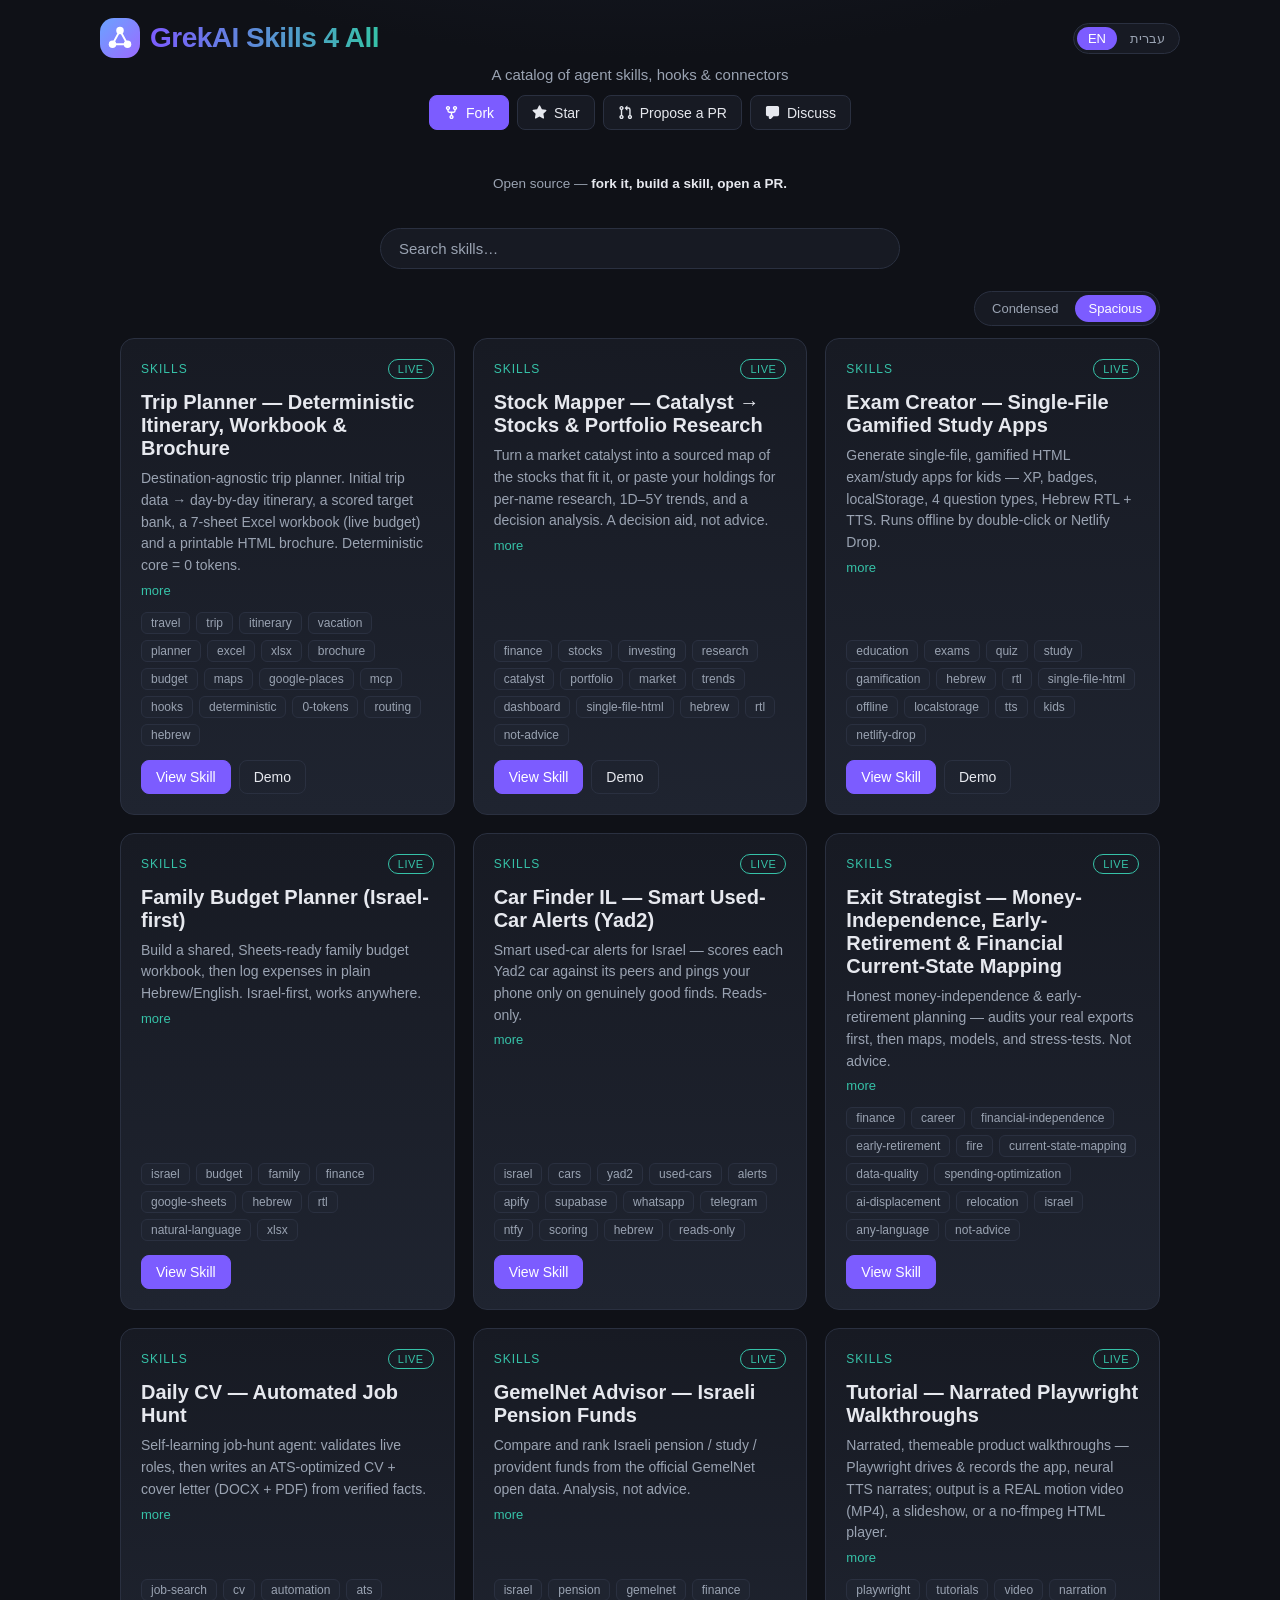
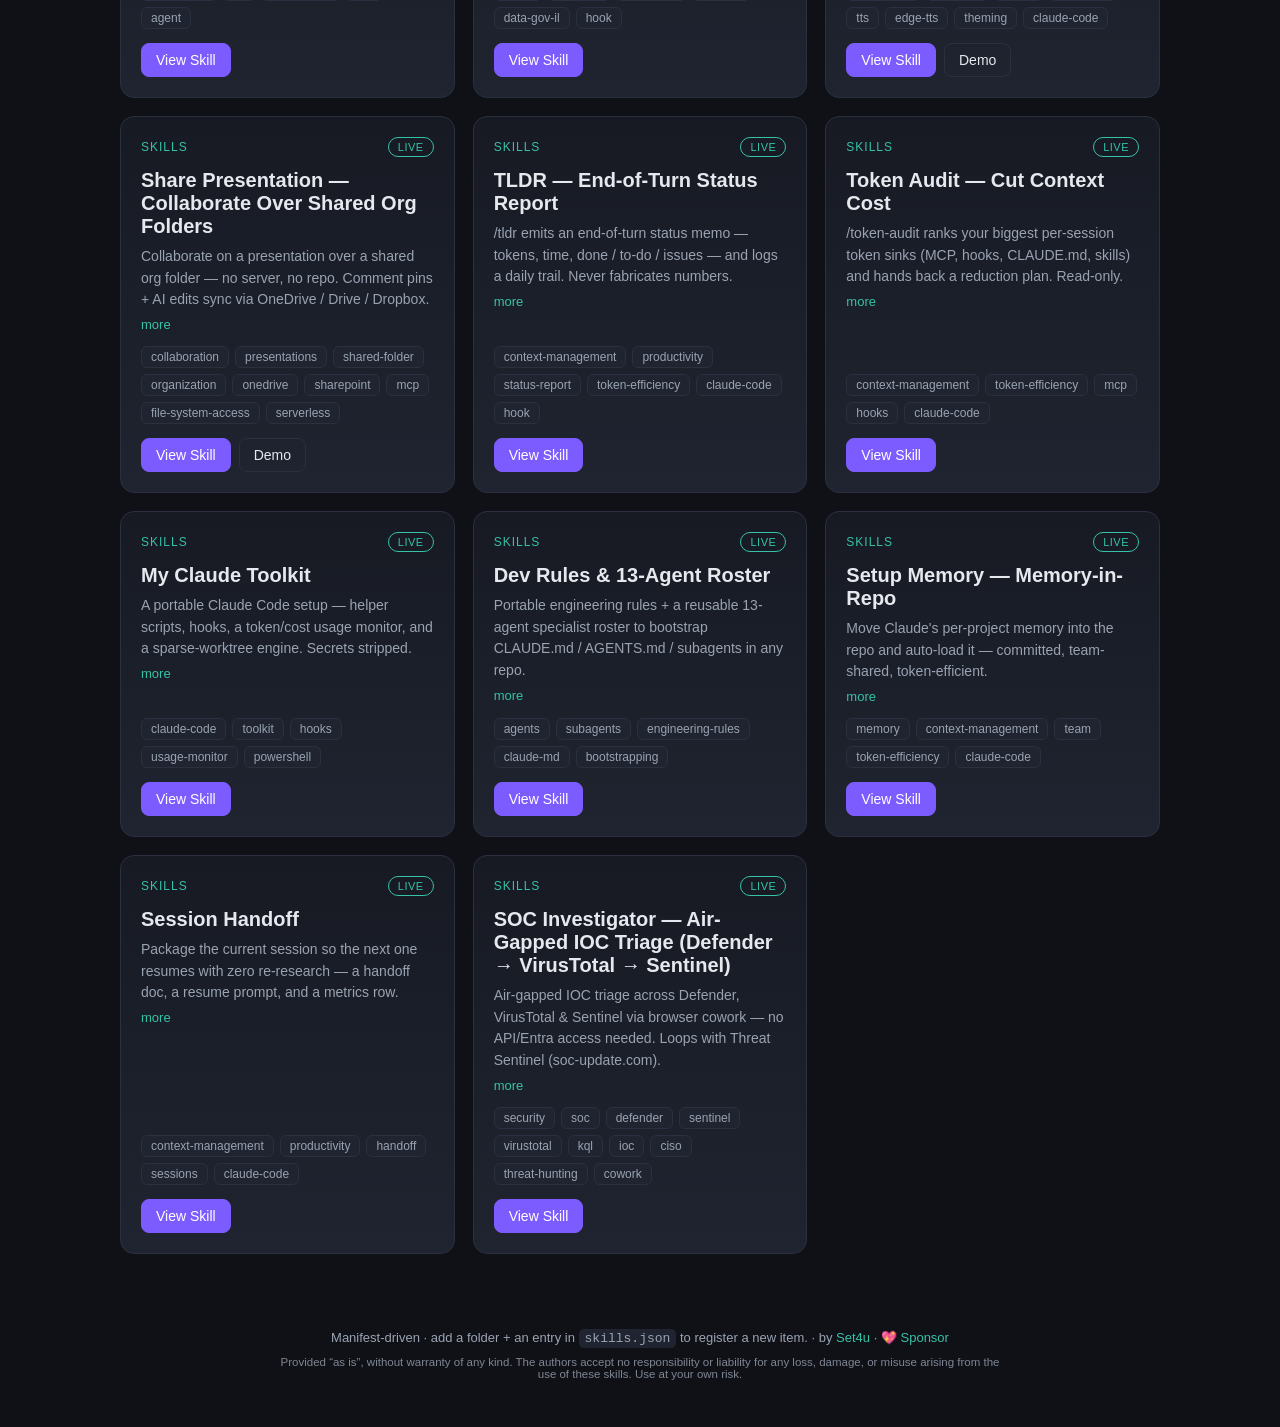
<file: index.html>
<!DOCTYPE html>
<html lang="en">
<head>
  <meta charset="UTF-8" />
  <meta name="viewport" content="width=device-width, initial-scale=1.0" />
  <title>GrekAI Skills 4 All</title>
  <meta name="description" content="A catalog of agent skills, hooks & connectors." />
  <link rel="icon" href="./logo.svg" type="image/svg+xml" />
  <link rel="stylesheet" href="./assets/style.css" />
  <script>
    // Set direction before paint to avoid an RTL flash.
    (function () {
      try {
        var l = localStorage.getItem("lang") === "he" ? "he" : "en";
        document.documentElement.lang = l;
        document.documentElement.dir = l === "he" ? "rtl" : "ltr";
      } catch (e) {}
    })();
  </script>
  <script src="./assets/i18n.js"></script>
</head>
<body>
  <header class="hero">
    <div class="hero__bar">
      <div class="hero__brand">
        <img class="hero-logo" src="./logo.svg" alt="" width="40" height="40" />
        <h1 id="site-title" class="hero__wordmark">GrekAI Skills 4 All</h1>
      </div>
      <div id="lang-switch" class="langswitch" aria-label="Language"></div>
    </div>
    <p id="site-tagline" class="tagline">A catalog of agent skills, hooks &amp; connectors</p>
    <div id="community" class="community community--hero"></div>
    <div class="sponsor"><iframe src="https://github.com/sponsors/Kaidanov/button" title="Sponsor Kaidanov" height="32" width="114" style="border:0;border-radius:6px;"></iframe></div>
    <p class="contribute" data-i18n-html="contributeHtml">
      Open source — <strong>fork it, build a skill, open a PR.</strong>
    </p>
    <nav id="filters" class="filters" aria-label="Categories"></nav>
  </header>

  <main>
    <div class="searchbar">
      <input id="search" type="search" class="search__input" autocomplete="off" spellcheck="false" />
      <button id="search-clear" class="search__clear" type="button" hidden>&times;</button>
    </div>
    <div class="catalog-controls">
      <div id="layout-toggle" class="segmented" role="group" aria-label="Layout"></div>
    </div>
    <section id="catalog" class="catalog" aria-live="polite"></section>
    <p id="empty" class="empty" hidden data-i18n="emptyCat">No items in this category yet.</p>
  </main>

  <footer class="footer">
    <span data-i18n-html="footerCatalogHtml">Manifest-driven &middot; add a folder + an entry in <code>skills.json</code> to register a new item. &middot; by <a href="https://set4u.biz" target="_blank" rel="noopener">Set4u</a> &middot; <a href="https://github.com/sponsors/Kaidanov" target="_blank" rel="noopener">💖 Sponsor</a></span>
  </footer>

  <script>
    const state = { items: [], categories: [], active: "all", query: "", layout: getLayout() };

    // Layout: "spacious" (full cards) or "condensed" (name + one line).
    // No stored preference → desktop defaults to spacious, mobile to condensed.
    function getLayout() {
      try { const l = localStorage.getItem("layout"); if (l === "condensed" || l === "spacious") return l; } catch (e) {}
      try { if (window.matchMedia && window.matchMedia("(min-width: 768px)").matches) return "spacious"; } catch (e) {}
      return "condensed";
    }

    // The short display name — the part before the "—" / "–" / " - " separator,
    // with any trailing "(…)" stripped. "Trip Planner — Deterministic…" → "Trip Planner".
    function shortTitle(t) {
      return String(t).split(/\s[—–-]\s/)[0].replace(/\s*\(.*?\)\s*$/, "").trim();
    }

    // Free-text match across id, title, summary, description and tags — both
    // languages — so search works regardless of the active UI language. All
    // whitespace-separated tokens must match (AND).
    function matches(item, q) {
      if (!q) return true;
      const hay = [
        item.id, item.title, item.title_he, item.summary, item.summary_he,
        item.description, item.description_he, (item.tags || []).join(" ")
      ].filter(Boolean).join(" ").toLowerCase();
      return q.toLowerCase().split(/\s+/).filter(Boolean).every(tok => hay.includes(tok));
    }

    function esc(s) {
      return String(s).replace(/[&<>"']/g, (c) =>
        ({ "&": "&amp;", "<": "&lt;", ">": "&gt;", '"': "&quot;", "'": "&#39;" }[c]));
    }

    // GitHub octicons (16x16) for the contribute actions.
    const ICONS = {
      star: "M8 .25a.75.75 0 0 1 .673.418l1.882 3.815 4.21.612a.75.75 0 0 1 .416 1.279l-3.046 2.97.719 4.192a.751.751 0 0 1-1.088.791L8 12.347l-3.766 1.98a.75.75 0 0 1-1.088-.79l.72-4.194L.818 6.374a.75.75 0 0 1 .416-1.28l4.21-.611L7.327.668A.75.75 0 0 1 8 .25Z",
      fork: "M5 5.372v.878c0 .414.336.75.75.75h4.5a.75.75 0 0 0 .75-.75v-.878a2.25 2.25 0 1 1 1.5 0v.878a2.25 2.25 0 0 1-2.25 2.25h-1.5v2.128a2.251 2.251 0 1 1-1.5 0V8.5h-1.5A2.25 2.25 0 0 1 3.5 6.25v-.878a2.25 2.25 0 1 1 1.5 0ZM5 3.25a.75.75 0 1 0-1.5 0 .75.75 0 0 0 1.5 0Zm6.75.75a.75.75 0 1 0 0-1.5.75.75 0 0 0 0 1.5Zm-3 8.75a.75.75 0 1 0-1.5 0 .75.75 0 0 0 1.5 0Z",
      pr: "M1.5 3.25a2.25 2.25 0 1 1 3 2.122v5.256a2.251 2.251 0 1 1-1.5 0V5.372A2.25 2.25 0 0 1 1.5 3.25Zm5.677-.177L9.573.677A.25.25 0 0 1 10 .854V2.5h1A2.5 2.5 0 0 1 13.5 5v5.628a2.251 2.251 0 1 1-1.5 0V5a1 1 0 0 0-1-1h-1v1.646a.25.25 0 0 1-.427.177L7.177 3.427a.25.25 0 0 1 0-.354ZM3.75 2.5a.75.75 0 1 0 0 1.5.75.75 0 0 0 0-1.5Zm0 9.5a.75.75 0 1 0 0 1.5.75.75 0 0 0 0-1.5Zm8.25.75a.75.75 0 1 0 1.5 0 .75.75 0 0 0-1.5 0Z",
      comment: "M1 2.75C1 1.784 1.784 1 2.75 1h10.5c.966 0 1.75.784 1.75 1.75v7.5A1.75 1.75 0 0 1 13.25 12H9.06l-2.573 2.573a1.458 1.458 0 0 1-2.487-1.03V12H2.75A1.75 1.75 0 0 1 1 10.25Z"
    };
    function ghbtn(href, label, icon, accent) {
      const svg = '<svg viewBox="0 0 16 16" aria-hidden="true"><path d="' + ICONS[icon] + '"/></svg>';
      return '<a class="ghbtn' + (accent ? " ghbtn--accent" : "") + '" href="' + esc(href) +
        '" target="_blank" rel="noopener">' + svg + '<span class="ghbtn__label">' + esc(label) + "</span></a>";
    }

    function renderCommunity(site) {
      const repo = (site && site.repo) || "https://github.com/Kaidanov/grekai-skills-4all";
      document.getElementById("community").innerHTML = [
        ghbtn(repo + "/fork", I18N.t("fork"), "fork", true),
        ghbtn(repo, I18N.t("star"), "star", false),
        ghbtn(repo + "/compare", I18N.t("proposePr"), "pr", false),
        ghbtn(repo + "/issues", I18N.t("discuss"), "comment", false)
      ].join("");
    }

    async function load() {
      const res = await fetch("./skills.json", { cache: "no-cache" });
      const data = await res.json();
      if (data.site) {
        document.getElementById("site-title").textContent = data.site.title || "Catalog";
        document.getElementById("site-tagline").textContent = I18N.loc(data.site, "tagline");
        document.title = data.site.title || document.title;
      }
      renderCommunity(data.site);
      state.categories = data.categories || [];
      state.items = data.items || [];
      renderFilters();
      renderLayoutToggle();
      render();
    }

    function renderLayoutToggle() {
      const el = document.getElementById("layout-toggle");
      if (!el) return;
      const opts = [["condensed", I18N.t("layoutCondensed")], ["spacious", I18N.t("layoutSpacious")]];
      el.innerHTML = opts.map(([k, label]) =>
        '<button type="button" class="seg' + (state.layout === k ? " seg--active" : "") +
        '" data-layout="' + k + '">' + esc(label) + "</button>").join("");
      el.querySelectorAll(".seg").forEach((b) => {
        b.addEventListener("click", () => {
          const l = b.getAttribute("data-layout");
          if (l === state.layout) return;
          state.layout = l;
          try { localStorage.setItem("layout", l); } catch (e) {}
          renderLayoutToggle();
          render();
        });
      });
    }

    function renderFilters() {
      const nav = document.getElementById("filters");
      nav.innerHTML = "";
      // With a single category the "All / Skills" chips are redundant — hide the
      // whole filter bar until a second category exists (it returns automatically).
      if (state.categories.length < 2) { nav.hidden = true; return; }
      nav.hidden = false;
      const cats = [{ id: "all", label: I18N.t("filterAll") }, ...state.categories];
      for (const c of cats) {
        const btn = document.createElement("button");
        btn.className = "chip" + (c.id === state.active ? " chip--active" : "");
        const label = c.id === "all" ? c.label : I18N.loc(c, "label");
        btn.textContent = label + (c.comingSoon ? " ·" + I18N.t("soonSuffix") : "");
        btn.onclick = () => { state.active = c.id; renderFilters(); render(); };
        nav.appendChild(btn);
      }
    }

    function render() {
      const catalog = document.getElementById("catalog");
      const empty = document.getElementById("empty");
      const inCat = state.active === "all"
        ? state.items
        : state.items.filter(i => i.category === state.active);
      const items = inCat.filter(i => matches(i, state.query));
      catalog.className = "catalog catalog--" + state.layout;
      catalog.innerHTML = "";
      empty.hidden = items.length !== 0;
      empty.textContent = state.query ? I18N.t("searchEmpty") : I18N.t("emptyCat");
      for (const item of items) {
        catalog.appendChild(card(item, state.layout));
      }
    }

    function setupSearch() {
      const search = document.getElementById("search");
      const clear = document.getElementById("search-clear");
      search.placeholder = I18N.t("searchPlaceholder");
      search.setAttribute("aria-label", I18N.t("searchPlaceholder"));
      clear.setAttribute("aria-label", I18N.t("clearSearch"));
      search.addEventListener("input", () => {
        state.query = search.value.trim();
        clear.hidden = !search.value;
        render();
      });
      clear.addEventListener("click", () => {
        search.value = "";
        state.query = "";
        clear.hidden = true;
        search.focus();
        render();
      });
    }

    function catLabel(id) {
      const c = state.categories.find((c) => c.id === id);
      return c ? I18N.loc(c, "label") : id;
    }

    function card(item, layout) {
      const el = document.createElement("article");
      el.className = "card";
      const detailHref = `./skill?id=${encodeURIComponent(item.id)}`;
      const title = I18N.loc(item, "title");
      // Catalog cards show a short summary; a "more/less" toggle reveals the full
      // description in place (works on desktop and mobile alike).
      const full = I18N.loc(item, "description");
      const short = I18N.loc(item, "summary") || full;
      const hasToggle = !!full && !!short && full !== short;
      const desc = short;
      // The whole card is a click target; inner links/buttons keep their own behavior.
      el.tabIndex = 0;
      el.setAttribute("role", "link");
      el.setAttribute("aria-label", title);
      const go = (ev) => {
        if (ev.target.closest("a, button")) return; // let real links handle themselves
        window.location.href = detailHref;
      };
      el.addEventListener("click", go);
      el.addEventListener("keydown", (ev) => {
        if (ev.key === "Enter" || ev.key === " ") { ev.preventDefault(); window.location.href = detailHref; }
      });

      // Condensed (default): just the short name + one sentence, fully clickable.
      // No tag chips / category / status badges — the whole card is the link.
      if (layout === "condensed") {
        el.classList.add("card--condensed");
        const dot = item.status === "live" ? '<span class="dot" title="live"></span>' : "";
        el.innerHTML = `
          <div class="card__row">
            <h2 class="card__title"><a class="card__titlelink" dir="auto" href="${detailHref}">${dot}${esc(shortTitle(title))}</a></h2>
            <span class="card__chev" aria-hidden="true">›</span>
          </div>
          <p class="card__desc" dir="auto">${esc(short)}</p>`;
        return el;
      }

      const tags = (item.tags || []).map(t => `<span class="tag">${t}</span>`).join("");
      // Primary CTA opens the skill's own page; demo (if any) is a secondary link.
      const links = [`<a class="btn" href="${detailHref}">${I18N.t("viewSkill")}</a>`];
      if (item.links && item.links.demo) {
        links.push(`<a class="btn btn--ghost" href="${item.links.demo}">${I18N.t("demo")}</a>`);
      }
      const status = item.status ? `<span class="status status--${item.status}">${I18N.status(item.status)}</span>` : "";
      const moreBtn = hasToggle
        ? `<button class="card__more" type="button" aria-expanded="false">${I18N.t("showMore")}</button>`
        : "";
      el.innerHTML = `
        <div class="card__top">
          <span class="card__cat">${catLabel(item.category)}</span>
          ${status}
        </div>
        <h2 class="card__title"><a class="card__titlelink" dir="auto" href="${detailHref}">${title}</a></h2>
        <div class="card__body">
          <p class="card__desc" dir="auto">${desc}</p>
          ${moreBtn}
        </div>
        <div class="tags">${tags}</div>
        <div class="card__links">${links.join("")}</div>`;

      if (hasToggle) {
        const descEl = el.querySelector(".card__desc");
        const btn = el.querySelector(".card__more");
        let expanded = false;
        btn.addEventListener("click", (ev) => {
          ev.stopPropagation();            // don't navigate the card
          expanded = !expanded;
          descEl.textContent = expanded ? full : short;
          btn.textContent = I18N.t(expanded ? "showLess" : "showMore");
          btn.setAttribute("aria-expanded", String(expanded));
        });
      }
      return el;
    }

    setupSearch();
    load().catch(err => {
      document.getElementById("catalog").innerHTML =
        `<p class="empty">Failed to load catalog: ${err.message}</p>`;
    });
  </script>
</body>
</html>
</file>
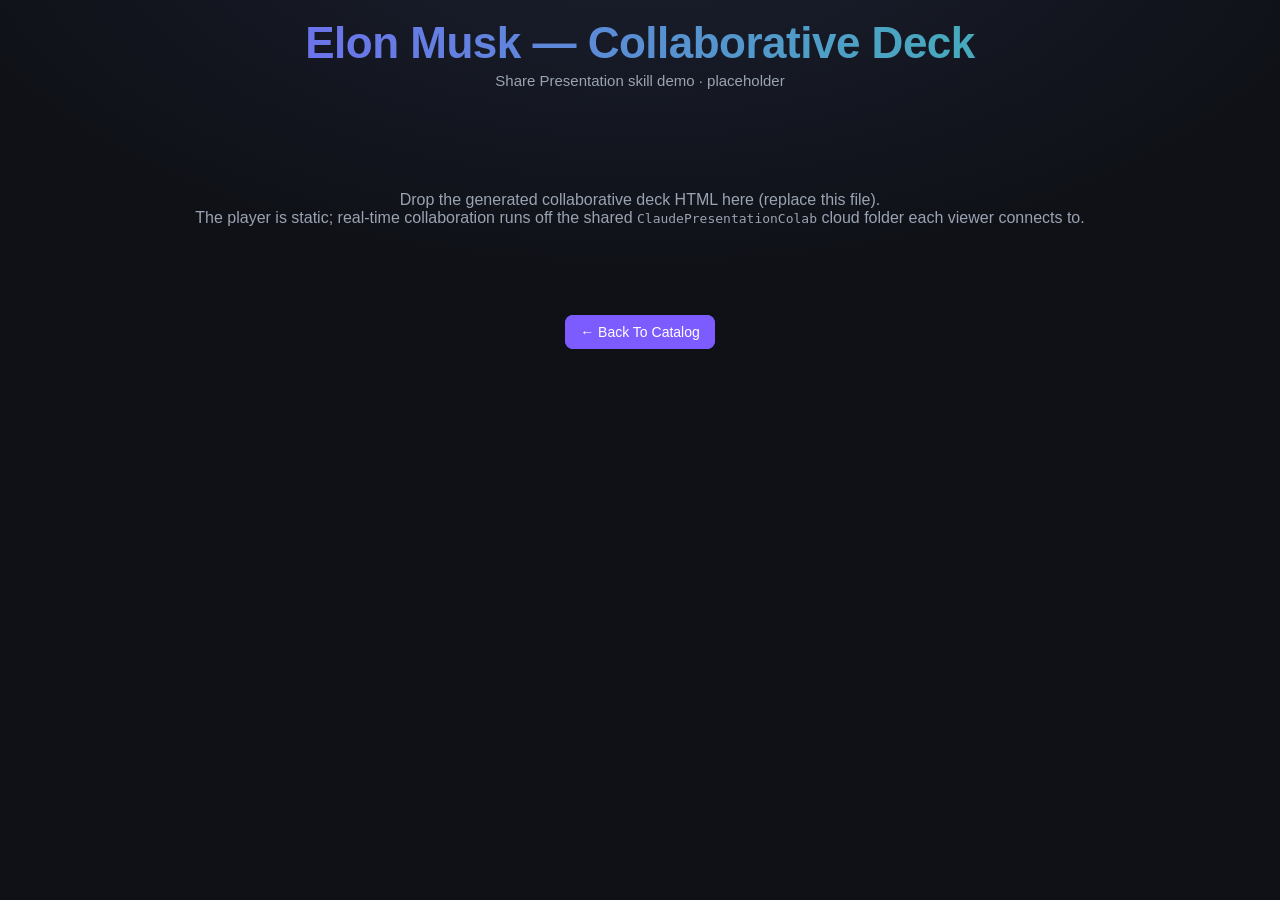
<file: decks/elon-musk/index.html>
<!DOCTYPE html>
<html lang="en">
<head>
  <meta charset="UTF-8" />
  <meta name="viewport" content="width=device-width, initial-scale=1.0" />
  <title>Elon Musk — Collaborative Deck</title>
  <link rel="stylesheet" href="../../assets/style.css" />
</head>
<body>
  <header class="hero">
    <h1>Elon Musk — Collaborative Deck</h1>
    <p class="tagline">Share Presentation skill demo · placeholder</p>
  </header>
  <main>
    <p class="empty">
      Drop the generated collaborative deck HTML here (replace this file).<br />
      The player is static; real-time collaboration runs off the shared
      <code>ClaudePresentationColab</code> cloud folder each viewer connects to.
    </p>
    <p class="empty"><a class="btn" href="../../">← Back to catalog</a></p>
  </main>
<script src="https://grekai-skills-4all.vercel.app/assets/demo-nav.js" data-skill-id="share-presentation" data-skill-name="Share Presentation"></script>
</body>
</html>
</file>
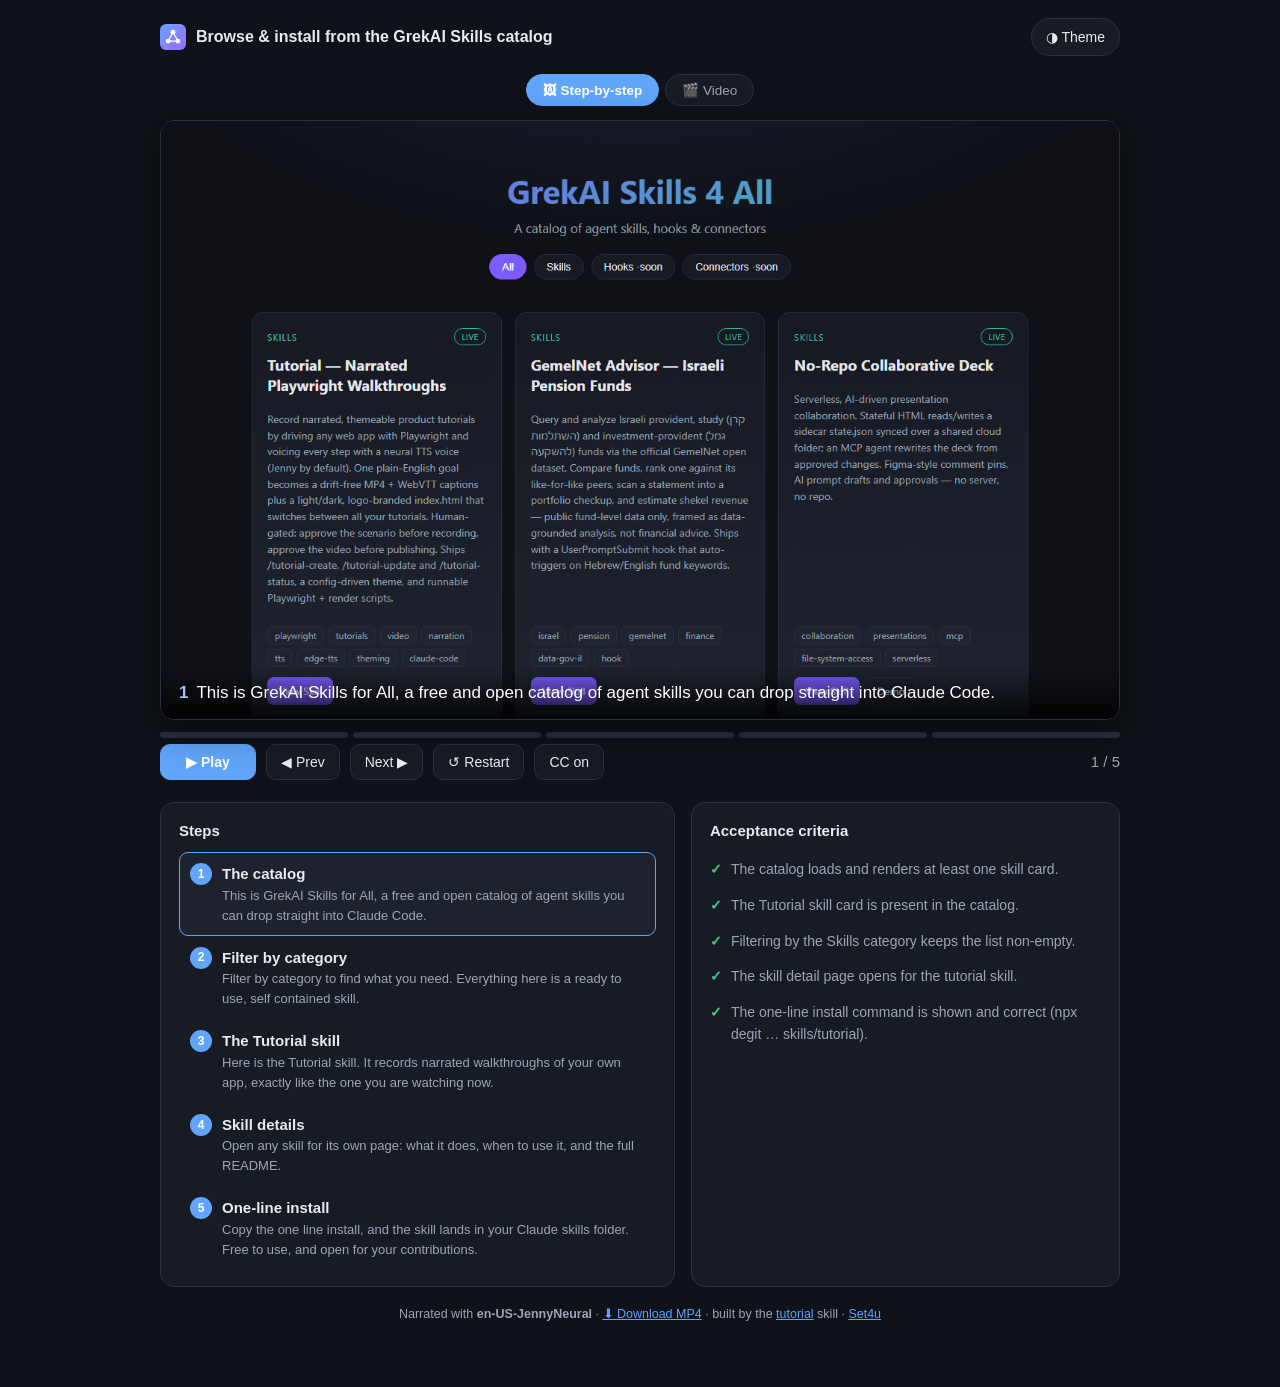
<file: skills/tutorial/examples/grekai-catalog-tour/index.html>
<!DOCTYPE html>
<html lang="en" data-theme="dark">
<head>
<meta charset="UTF-8" />
<meta name="viewport" content="width=device-width, initial-scale=1" />
<script>/* resolve relative assets whether opened as /dir/, /dir, or /dir/index.html */
(function(){var p=location.pathname;if(p.endsWith('.html')){p=p.replace(/[^/]*$/,'');}else if(!p.endsWith('/')){p+='/';}var b=document.createElement('base');b.setAttribute('href',p);document.head.appendChild(b);})();</script>
<title>Browse &amp; install from the GrekAI Skills catalog</title>
<style>
  :root{--bg:#f4f6fb;--panel:#ffffff;--panel2:#eef2f8;--line:#d8e0ea;--text:#16202e;--muted:#5a6675;--accent:#2563eb;--good:#15803d;--shadow:0 10px 34px rgba(20,30,50,.14)}
  :root[data-theme="dark"]{--bg:#0f1218;--panel:#171b24;--panel2:#1d222d;--line:#2a3140;--text:#e7ebf2;--muted:#9aa6b8;--accent:#60a5fa;--good:#3ecf8e;--shadow:0 10px 34px rgba(0,0,0,.5)}
  *{box-sizing:border-box}
  body{margin:0;background:var(--bg);color:var(--text);font:15px/1.55 -apple-system,"Segoe UI",Roboto,Helvetica,Arial,sans-serif}
  header{display:flex;align-items:center;justify-content:space-between;gap:12px;max-width:1000px;margin:0 auto;padding:18px 20px}
  .brand{display:flex;align-items:center;gap:10px}.brand img{height:26px}.brand b{font-size:16px}
  #toggle{background:var(--panel);border:1px solid var(--line);color:var(--text);border-radius:999px;height:38px;padding:0 14px;font-size:14px;cursor:pointer}
  #toggle:hover{border-color:var(--accent)}
  .wrap{max-width:1000px;margin:0 auto;padding:0 20px 50px}
  .modebar{display:flex;justify-content:center;gap:6px;margin:0 auto 14px}
  .modebar button{background:var(--panel);border:1px solid var(--line);color:var(--muted);border-radius:999px;padding:7px 16px;font-size:13.5px;cursor:pointer}
  .modebar button:hover{border-color:var(--accent)}
  .modebar button.active{background:var(--accent);border-color:var(--accent);color:#fff;font-weight:600}
  .stage video{width:100%;height:100%;display:block;background:#000;object-fit:contain}
  .stage{position:relative;background:#0b0d12;border:1px solid var(--line);border-radius:14px;overflow:hidden;box-shadow:var(--shadow);aspect-ratio:1280/800}
  .stage img{width:100%;height:100%;object-fit:contain;display:block;background:#0b0d12}
  .cc{position:absolute;left:0;right:0;bottom:0;padding:14px 18px;background:linear-gradient(transparent,rgba(0,0,0,.85));color:#fff;font-size:17px;line-height:1.4}
  .cc b{color:#9cc3ff;margin-right:8px}
  .bar{display:flex;gap:5px;margin:12px 0 6px}
  .bar i{flex:1;height:6px;border-radius:3px;background:var(--line);overflow:hidden;cursor:pointer}
  .bar i span{display:block;height:100%;width:0;background:var(--accent)}
  .bar i.done span{width:100%}
  .ctrls{display:flex;align-items:center;gap:10px;flex-wrap:wrap}
  .ctrls button{background:var(--panel);border:1px solid var(--line);color:var(--text);border-radius:10px;padding:9px 14px;cursor:pointer;font-size:14px}
  .ctrls button:hover{border-color:var(--accent)}
  .ctrls .play{background:var(--accent);border-color:var(--accent);color:#fff;font-weight:600;min-width:96px}
  .ctrls .sp{flex:1}.ctrls .count{color:var(--muted);font-variant-numeric:tabular-nums}
  .panels{display:grid;grid-template-columns:1.2fr 1fr;gap:16px;margin-top:22px}
  @media(max-width:760px){.panels{grid-template-columns:1fr}}
  .card{background:var(--panel);border:1px solid var(--line);border-radius:14px;padding:16px 18px}
  .card h3{margin:0 0 10px;font-size:15px}
  ol.steps{list-style:none;counter-reset:s;margin:0;padding:0}
  ol.steps li{counter-increment:s;display:flex;gap:10px;align-items:flex-start;padding:9px 10px;border-radius:9px;cursor:pointer;border:1px solid transparent}
  ol.steps li:hover{background:var(--panel2)}
  ol.steps li.active{border-color:var(--accent);background:var(--panel2)}
  ol.steps li::before{content:counter(s);flex:0 0 auto;width:22px;height:22px;border-radius:50%;background:var(--accent);color:#fff;font-size:12px;font-weight:700;display:flex;align-items:center;justify-content:center;margin-top:1px}
  ol.steps .t{font-weight:600}ol.steps .d{color:var(--muted);font-size:13px}
  ul.ac{list-style:none;margin:0;padding:0}
  ul.ac li{display:flex;gap:9px;align-items:flex-start;padding:7px 0;color:var(--muted);font-size:14px}
  ul.ac li::before{content:"✓";color:var(--good);font-weight:800;flex:0 0 auto}
  .meta{color:var(--muted);font-size:12.5px;margin-top:18px;text-align:center}
  a{color:var(--accent)}
</style>
</head>
<body>
<header>
  <div class="brand"><img src="/logo.svg" alt="" onerror="this.style.display='none'"/><b>Browse &amp; install from the GrekAI Skills catalog</b></div>
  <button id="toggle" aria-label="Toggle light/dark">◑ Theme</button>
</header>
<div class="wrap">
  <div class="modebar" id="modebar">
    <button data-mode="pics" class="active">🖼 Step-by-step</button>
    <button data-mode="video">🎬 Video</button>
  </div>
  <div class="stage">
    <img id="frame" alt="" />
    <video id="video" controls preload="metadata" playsinline hidden poster="step-01-catalog.png"><source src="grekai-catalog-tour-jenny.mp4" type="video/mp4" /><track kind="captions" src="grekai-catalog-tour-narration.vtt" srclang="en" label="English" default /></video>
    <div class="cc" id="cc"></div>
  </div>
  <div class="bar" id="bar"></div>
  <div class="ctrls">
    <button class="play" id="play">▶ Play</button>
    <button id="prev">◀ Prev</button>
    <button id="next">Next ▶</button>
    <button id="restart">↺ Restart</button>
    <button id="ccBtn">CC on</button>
    <span class="sp"></span>
    <span class="count" id="count"></span>
  </div>
  <div class="panels">
    <section class="card"><h3>Steps</h3><ol class="steps" id="steps"></ol></section>
    <section class="card"><h3>Acceptance criteria</h3><ul class="ac" id="ac"></ul></section>
  </div>
  <p class="meta">Narrated with <b id="voice"></b> · <a href="grekai-catalog-tour-jenny.mp4" download>⬇ Download MP4</a> · built by the <a href="https://github.com/Kaidanov/grekai-skills-4all/tree/main/skills/tutorial">tutorial</a> skill · <a href="https://set4u.biz">Set4u</a></p>
</div>
<script type="application/json" id="data">{"title":"Browse & install from the GrekAI Skills catalog","voice":"en-US-JennyNeural","steps":[{"img":"step-01-catalog.png","title":"The catalog","caption":"This is GrekAI Skills for All, a free and open catalog of agent skills you can drop straight into Claude Code.","audio":"audio/step-01.mp3","duration":7.412},{"img":"step-02-skills.png","title":"Filter by category","caption":"Filter by category to find what you need. Everything here is a ready to use, self contained skill.","audio":"audio/step-02.mp3","duration":7.775},{"img":"step-03-card.png","title":"The Tutorial skill","caption":"Here is the Tutorial skill. It records narrated walkthroughs of your own app, exactly like the one you are watching now.","audio":"audio/step-03.mp3","duration":8.35},{"img":"step-04-detail.png","title":"Skill details","caption":"Open any skill for its own page: what it does, when to use it, and the full README.","audio":"audio/step-04.mp3","duration":6.412},{"img":"step-05-install.png","title":"One-line install","caption":"Copy the one line install, and the skill lands in your Claude skills folder. Free to use, and open for your contributions.","audio":"audio/step-05.mp3","duration":9.175}],"acceptance":["The catalog loads and renders at least one skill card.","The Tutorial skill card is present in the catalog.","Filtering by the Skills category keeps the list non-empty.","The skill detail page opens for the tutorial skill.","The one-line install command is shown and correct (npx degit … skills/tutorial)."]}</script>
<script>
  const data = JSON.parse(document.getElementById('data').textContent);
  const root = document.documentElement, T = 'tutorial-theme';
  const saved = localStorage.getItem(T); if (saved) root.setAttribute('data-theme', saved);
  document.getElementById('toggle').onclick = () => { const n = root.getAttribute('data-theme') === 'dark' ? 'light' : 'dark'; root.setAttribute('data-theme', n); localStorage.setItem(T, n); };

  const frame = document.getElementById('frame'), cc = document.getElementById('cc'), bar = document.getElementById('bar'), count = document.getElementById('count');
  const stepsEl = document.getElementById('steps'), acEl = document.getElementById('ac');
  document.getElementById('voice').textContent = data.voice || 'a neural voice';
  const audio = new Audio(); let i = 0, playing = false, ccOn = true;

  data.steps.forEach((s, n) => {
    const seg = document.createElement('i'); seg.innerHTML = '<span></span>'; seg.onclick = () => go(n, playing); bar.appendChild(seg);
    const li = document.createElement('li'); li.onclick = () => go(n, playing);
    const t = document.createElement('div'); t.className = 't'; t.textContent = s.title;
    const d = document.createElement('div'); d.className = 'd'; d.textContent = s.caption;
    const box = document.createElement('div'); box.appendChild(t); box.appendChild(d); li.appendChild(box); stepsEl.appendChild(li);
  });
  const segs = [...bar.children], items = [...stepsEl.children];
  if (acEl) data.acceptance.forEach((a) => { const li = document.createElement('li'); li.textContent = a; acEl.appendChild(li); });

  function render() {
    const s = data.steps[i];
    frame.src = s.img; frame.alt = s.title;
    cc.textContent = '';
    if (ccOn) { const b = document.createElement('b'); b.textContent = (i + 1); cc.appendChild(b); cc.appendChild(document.createTextNode(s.caption)); }
    count.textContent = (i + 1) + ' / ' + data.steps.length;
    segs.forEach((seg, n) => { seg.classList.toggle('done', n < i); seg.querySelector('span').style.width = n < i ? '100%' : '0%'; });
    items.forEach((li, n) => li.classList.toggle('active', n === i));
  }
  function go(n, resume) {
    i = Math.max(0, Math.min(data.steps.length - 1, n)); render();
    const s = data.steps[i]; audio.pause();
    if (s.audio) { audio.src = s.audio; audio.currentTime = 0; if (resume) audio.play().catch(() => {}); }
  }
  function setPlay(on) { playing = on; document.getElementById('play').textContent = on ? '⏸ Pause' : '▶ Play'; }
  document.getElementById('play').onclick = () => {
    const s = data.steps[i];
    if (playing) { audio.pause(); setPlay(false); }
    else { setPlay(true); if (s.audio) { if (!audio.src) audio.src = s.audio; audio.play().catch(() => {}); } else tick(); }
  };
  document.getElementById('prev').onclick = () => go(i - 1, playing);
  document.getElementById('next').onclick = () => go(i + 1, playing);
  document.getElementById('restart').onclick = () => { setPlay(true); go(0, true); };
  document.getElementById('ccBtn').onclick = (e) => { ccOn = !ccOn; e.target.textContent = ccOn ? 'CC on' : 'CC off'; render(); };

  audio.ontimeupdate = () => { if (audio.duration) segs[i].querySelector('span').style.width = (100 * audio.currentTime / audio.duration) + '%'; };
  audio.onended = () => { if (i < data.steps.length - 1) go(i + 1, true); else setPlay(false); };
  let timer = null;
  function tick() { clearTimeout(timer); const d = (data.steps[i].duration || 4) * 1000; timer = setTimeout(() => { if (playing && i < data.steps.length - 1) { go(i + 1, true); tick(); } else setPlay(false); }, d); }

  go(0, false);

  // Pics vs Video mode (only when an MP4 is present)
  const videoEl = document.getElementById('video');
  const modebar = document.getElementById('modebar');
  if (modebar && videoEl) {
    const ctrlsEl = document.querySelector('.ctrls');
    const MKEY = 'tutorial-mode';
    function setMode(m, userInitiated) {
      const isVideo = m === 'video';
      frame.hidden = isVideo; videoEl.hidden = !isVideo;
      cc.style.display = isVideo ? 'none' : '';
      bar.style.display = isVideo ? 'none' : '';
      if (ctrlsEl) ctrlsEl.style.display = isVideo ? 'none' : '';
      if (isVideo) { audio.pause(); setPlay(false); } else { videoEl.pause(); }
      [...modebar.children].forEach((b) => b.classList.toggle('active', b.dataset.mode === m));
      localStorage.setItem(MKEY, m);
    }
    [...modebar.children].forEach((b) => { b.onclick = () => setMode(b.dataset.mode); });
    setMode(localStorage.getItem(MKEY) || 'pics');
  }
</script>
<script src="https://grekai-skills-4all.vercel.app/assets/demo-nav.js" data-skill-id="tutorial" data-skill-name="Tutorial"></script>
</body>
</html>
</file>
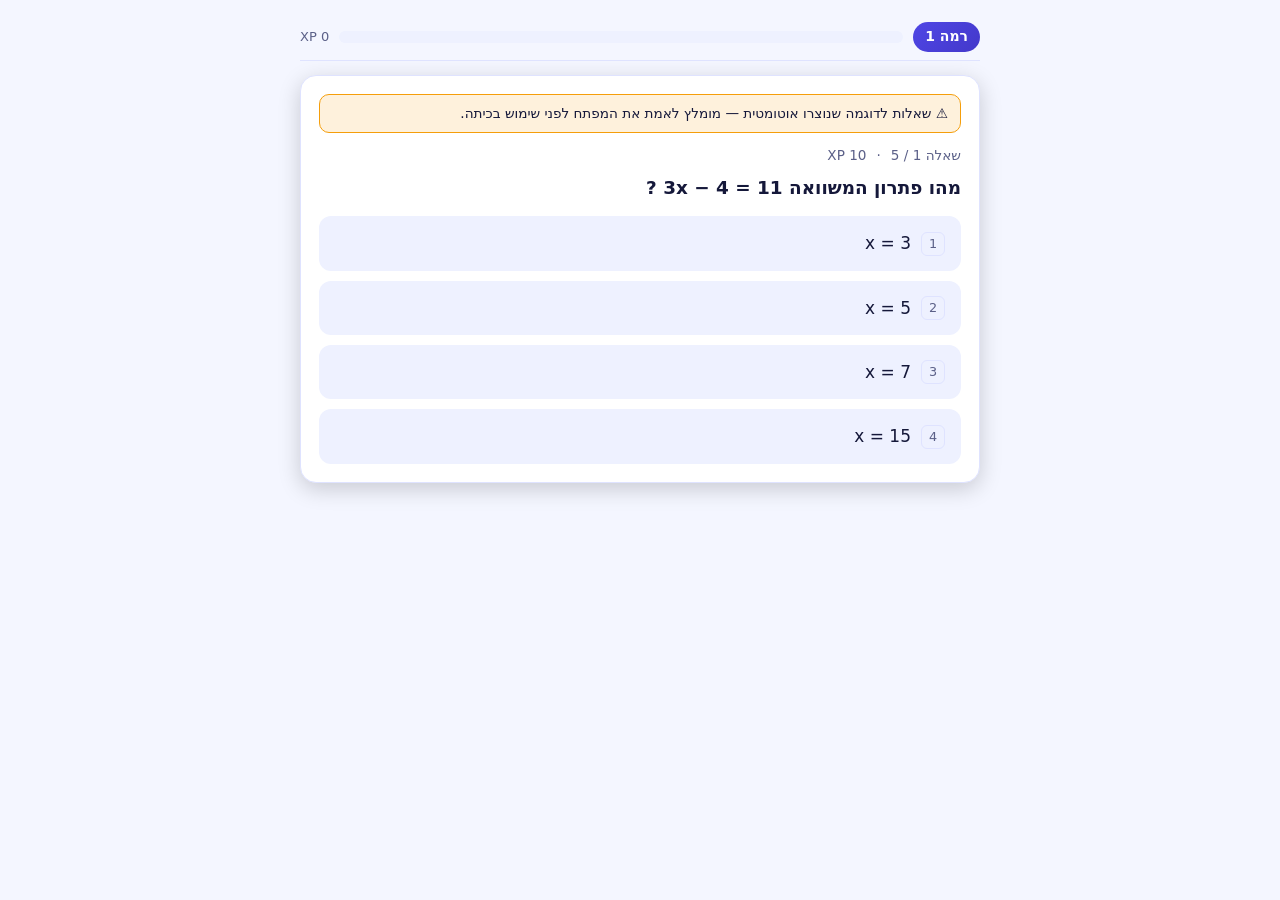
<file: skills/exam-creator/examples/grade8-math-he.html>
<!DOCTYPE html>
<!--
  exam-creator template — a self-contained, single-file study/exam app.
  HOW TO USE: edit the EXAM object below (meta + questions). Everything else
  (XP/levels/badges, localStorage, TTS, scoring, all 4 question types) is generic
  and should be left alone. No build step, no external dependencies, no CDN.
  Open by double-click or drop the file on https://app.netlify.com/drop .
  Default is Hebrew RTL; for LTR/English set meta.lang/meta.dir below.
-->
<html lang="he" dir="rtl">
<head>
<meta charset="utf-8">
<meta name="viewport" content="width=device-width, initial-scale=1, viewport-fit=cover">
<meta name="theme-color" content="#4f46e5">
<title>תבנית מבחן — exam-creator</title>
<style>
  :root{
    --bg:#0f1226; --card:#1b1f3b; --card2:#232a52; --ink:#f4f6ff; --muted:#aab0d6;
    --accent:#7c8bff; --accent2:#4f46e5; --good:#22c55e; --bad:#ef4444; --warn:#f59e0b;
    --ring:#a5b4fc; --line:#2c3160; --radius:16px; --tap:48px;
  }
  /* light mode for users who prefer it */
  @media (prefers-color-scheme: light){
    :root{ --bg:#f4f6ff; --card:#ffffff; --card2:#eef1ff; --ink:#15183a; --muted:#5b6088;
           --accent:#4f46e5; --accent2:#4338ca; --ring:#4f46e5; --line:#dfe3ff; }
  }
  *{ box-sizing:border-box; }
  html,body{ margin:0; padding:0; }
  body{
    background:var(--bg); color:var(--ink); font-size:17px; line-height:1.55;
    font-family:system-ui,-apple-system,"Segoe UI",Rubik,Arial,"Noto Sans Hebrew",sans-serif;
    -webkit-text-size-adjust:100%; padding:max(12px,env(safe-area-inset-top)) 12px 96px;
  }
  .wrap{ max-width:680px; margin:0 auto; }
  /* ---- top status bar: XP / level / streak ---- */
  .hud{ position:sticky; top:0; z-index:5; background:var(--bg);
        padding:10px 0 8px; border-bottom:1px solid var(--line); margin-bottom:14px; }
  .hud-row{ display:flex; align-items:center; gap:10px; flex-wrap:wrap; }
  .badge-lvl{ background:linear-gradient(135deg,var(--accent),var(--accent2)); color:#fff;
        border-radius:999px; padding:4px 12px; font-weight:700; font-size:14px; white-space:nowrap; }
  .xpbar{ flex:1; min-width:140px; height:12px; background:var(--card2); border-radius:999px; overflow:hidden; }
  .xpbar>i{ display:block; height:100%; width:0; background:linear-gradient(90deg,var(--accent),var(--good));
        transition:width .5s cubic-bezier(.2,.8,.2,1); }
  .xptext{ font-size:13px; color:var(--muted); white-space:nowrap; }
  .streak{ font-size:14px; font-weight:700; color:var(--warn); white-space:nowrap; }
  /* ---- cards ---- */
  .card{ background:var(--card); border:1px solid var(--line); border-radius:var(--radius);
        padding:18px; margin:0 0 14px; box-shadow:0 6px 22px rgba(0,0,0,.18); }
  h1{ font-size:1.35rem; margin:.1em 0 .2em; }
  .sub{ color:var(--muted); font-size:.95rem; margin:0 0 6px; }
  .qmeta{ color:var(--muted); font-size:.85rem; display:flex; gap:10px; flex-wrap:wrap; align-items:center; }
  .qprompt{ font-size:1.15rem; font-weight:600; margin:8px 0 14px; }
  /* ---- answer controls ---- */
  .opts{ display:grid; gap:10px; }
  .opt{ display:flex; align-items:center; gap:10px; min-height:var(--tap); padding:12px 14px;
        background:var(--card2); border:2px solid transparent; border-radius:12px; cursor:pointer;
        text-align:start; width:100%; color:inherit; font:inherit; transition:border-color .15s,background .15s; }
  .opt:hover{ border-color:var(--accent); }
  .opt:focus-visible,.btn:focus-visible,input:focus-visible{ outline:3px solid var(--ring); outline-offset:2px; }
  .opt .key{ font-size:.8rem; color:var(--muted); border:1px solid var(--line); border-radius:6px;
        min-width:24px; height:24px; display:inline-grid; place-items:center; }
  .opt.correct{ border-color:var(--good); background:rgba(34,197,94,.14); }
  .opt.wrong{ border-color:var(--bad); background:rgba(239,68,68,.14); }
  .opt[aria-disabled="true"]{ cursor:default; }
  input[type=text],input[type=number]{ width:100%; min-height:var(--tap); padding:12px 14px; font:inherit;
        background:var(--card2); color:inherit; border:2px solid var(--line); border-radius:12px; }
  .btn{ min-height:var(--tap); padding:12px 20px; border-radius:12px; border:0; cursor:pointer;
        font:inherit; font-weight:700; background:var(--accent2); color:#fff; }
  .btn.ghost{ background:transparent; color:var(--ink); border:2px solid var(--line); }
  .btn:disabled{ opacity:.5; cursor:not-allowed; }
  .row{ display:flex; gap:10px; flex-wrap:wrap; align-items:center; margin-top:14px; }
  .spacer{ flex:1; }
  /* ---- feedback ---- */
  .fb{ margin-top:14px; padding:12px 14px; border-radius:12px; font-size:.98rem; display:none; }
  .fb.show{ display:block; }
  .fb.ok{ background:rgba(34,197,94,.14); border:1px solid var(--good); }
  .fb.no{ background:rgba(239,68,68,.14); border:1px solid var(--bad); }
  .fb b{ display:block; margin-bottom:4px; }
  .tts{ background:transparent; border:1px solid var(--line); border-radius:999px; min-height:36px;
        padding:4px 12px; color:var(--muted); cursor:pointer; font:inherit; font-size:.85rem; }
  .tts[hidden]{ display:none; }
  /* ---- badges & summary ---- */
  .badges{ display:flex; gap:8px; flex-wrap:wrap; margin-top:10px; }
  .chip{ background:var(--card2); border:1px solid var(--line); border-radius:999px; padding:6px 12px;
        font-size:.85rem; display:inline-flex; gap:6px; align-items:center; }
  .chip.locked{ opacity:.4; }
  .big{ font-size:2.4rem; font-weight:800; }
  .grid2{ display:grid; grid-template-columns:1fr 1fr; gap:10px; margin:12px 0; }
  .stat{ background:var(--card2); border-radius:12px; padding:12px; text-align:center; }
  .stat .n{ font-size:1.6rem; font-weight:800; }
  .stat .l{ color:var(--muted); font-size:.82rem; }
  .toast{ position:fixed; left:50%; bottom:22px; transform:translateX(-50%) translateY(20px);
        background:var(--card); border:1px solid var(--accent); border-radius:12px; padding:12px 18px;
        box-shadow:0 10px 30px rgba(0,0,0,.3); opacity:0; transition:.35s; z-index:20; max-width:92vw; }
  .toast.show{ opacity:1; transform:translateX(-50%) translateY(0); }
  .flag{ background:rgba(245,158,11,.14); border:1px solid var(--warn); color:var(--ink);
        border-radius:10px; padding:8px 12px; font-size:.85rem; margin-bottom:12px; }
  /* ---- formula helpers (no MathJax/KaTeX — pure CSS/HTML/unicode) ---- */
  .frac{ display:inline-flex; flex-direction:column; vertical-align:middle; text-align:center; margin:0 .15em; }
  .frac>span{ padding:0 .3em; }
  .frac>.den{ border-top:1.5px solid currentColor; }
  sub,sup{ font-size:.72em; line-height:0; }
  .sqrt{ border-top:1.5px solid currentColor; padding:0 .2em; }
  .sqrt::before{ content:"√"; border-top:0; margin-inline-end:-.1em; }
  .nowrap{ white-space:nowrap; }
  .visually-hidden{ position:absolute; width:1px; height:1px; overflow:hidden; clip:rect(0 0 0 0); }
  .muted{ color:var(--muted); }
  a{ color:var(--accent); }
  @media (max-width:420px){ body{ font-size:16px; } .grid2{ grid-template-columns:1fr; } }
</style>
</head>
<body>
<div class="wrap">
  <!-- HUD: XP / level / streak (filled by the engine) -->
  <div class="hud" id="hud">
    <div class="hud-row">
      <span class="badge-lvl" id="lvl">רמה 1</span>
      <div class="xpbar"><i id="xpfill"></i></div>
      <span class="xptext" id="xptext">0 XP</span>
      <span class="streak" id="streak" hidden>🔥 0</span>
    </div>
  </div>
  <main id="app" aria-live="polite"></main>
</div>
<div class="toast" id="toast" role="status" aria-live="polite"></div>

<script>
/* =========================================================================
   EXAM CONFIG — this is the ONLY part the generator edits.
   See references/question-schema.md for every field and question type.
   ========================================================================= */
const EXAM = {
  meta: {
    id: "sample-math8-he",
    title: "תרגול מתמטיקה — כיתה ח׳",
    subtitle: "מבחן לדוגמה · 5 שאלות · נבנה מהתבנית של exam-creator",
    lang: "he",
    dir: "rtl",
    passingScore: 60,
    shuffleQuestions: false,
    shuffleChoices: false,
    tts: true,
    generatedNote: "שאלות לדוגמה שנוצרו אוטומטית — מומלץ לאמת את המפתח לפני שימוש בכיתה."
  },
  questions: [
    {
      id: "q1", type: "mc", points: 10,
      prompt: "מהו פתרון המשוואה 3x − 4 = 11 ?",
      tts: "מַהוּ פִּתְרוֹן הַמִּשְׁוָאָה שָׁלוֹשׁ אִיקְס פָּחוֹת אַרְבַּע שָׁוֶה אַחַת עֶשְׂרֵה?",
      choices: ["x = 3", "x = 5", "x = 7", "x = 15"],
      answer: 1,
      explanation: "3x = 11 + 4 = 15, ולכן x = 15 ÷ 3 = 5."
    },
    {
      id: "q2", type: "tf", points: 10,
      prompt: "לכל מספר שלילי בריבוע מתקבלת תוצאה חיובית. למשל (−4)<sup>2</sup> = 16.",
      tts: "לְכָל מִסְפָּר שְׁלִילִי בְּרִבּוּעַ מִתְקַבֶּלֶת תּוֹצָאָה חִיּוּבִית. נָכוֹן אוֹ לֹא נָכוֹן?",
      answer: true,
      explanation: "(−4) × (−4) = 16 — מכפלת שני שליליים חיובית, אז הטענה נכונה."
    },
    {
      id: "q3", type: "numeric", points: 10,
      prompt: 'היקף מלבן שאורכו 9 ס"מ ורוחבו 4 ס"מ (בס"מ)?',
      tts: "מַהוּ הֶקֵּף מַלְבֵּן שֶׁאָרְכּוֹ תֵּשַׁע סֶנְטִימֶטֶר וְרָחְבּוֹ אַרְבַּע סֶנְטִימֶטֶר?",
      answer: 26, tolerance: 0,
      unit: 'ס"מ',
      explanation: "היקף מלבן = 2 × (אורך + רוחב) = 2 × (9 + 4) = 2 × 13 = 26."
    },
    {
      id: "q4", type: "numeric", points: 10,
      prompt: 'כמה זה <span class="frac"><span>2</span><span class="den">3</span></span> + <span class="frac"><span>1</span><span class="den">6</span></span> ? (כתבו כמספר עשרוני)',
      tts: "כַּמָּה זֶה שְׁנֵי שְׁלִישׁ וְעוֹד שִׁשִּׁית?",
      answer: 0.833, tolerance: 0.01,
      explanation: "2/3 = 4/6, ועוד 1/6 = 5/6 ≈ 0.833."
    },
    {
      id: "q5", type: "fill", points: 10,
      prompt: "20% מתוך 150 שווה ל־ ___",
      tts: "עֶשְׂרִים אָחוּז מִתּוֹךְ מֵאָה וַחֲמִשִּׁים שָׁוֶה לְ?",
      answer: ["30", "שלושים"],
      explanation: "20% = 0.2, ו־0.2 × 150 = 30."
    }
  ]
};

/* =========================================================================
   ENGINE — generic. Leave this alone when generating a new app.
   ========================================================================= */
(function(){
  "use strict";
  const M = EXAM.meta;
  document.documentElement.lang = M.lang || "he";
  document.documentElement.dir  = M.dir  || "rtl";
  document.title = M.title || "מבחן";

  const KEY = "examcreator:" + (M.id || "default");   // namespaced — apps never collide
  const $  = (s,r=document)=>r.querySelector(s);
  const app = $("#app"), toastEl = $("#toast");

  // ---- localStorage state (progress, XP, badges, best, resume) ----
  const FRESH = { xp:0, answers:{}, idx:0, badges:[], best:0, attempts:0, done:false };
  let S;
  try { S = Object.assign({}, FRESH, JSON.parse(localStorage.getItem(KEY) || "{}")); }
  catch(e){ S = Object.assign({}, FRESH); }
  function save(){ try{ localStorage.setItem(KEY, JSON.stringify(S)); }catch(e){} }

  // ---- question order (optionally shuffled, persisted via stored idx) ----
  function shuffle(a){ for(let i=a.length-1;i>0;i--){ const j=Math.floor(Math.random()*(i+1)); [a[i],a[j]]=[a[j],a[i]]; } return a; }
  let QS = EXAM.questions.slice();
  if (M.shuffleQuestions && S.attempts===0 && Object.keys(S.answers).length===0) QS = shuffle(QS);

  // ---- XP / levels ----
  const LVL_STEP = 100;                                   // 100 XP per level
  const level = ()=> Math.floor(S.xp / LVL_STEP) + 1;
  const intoLevel = ()=> S.xp % LVL_STEP;
  function renderHud(){
    $("#lvl").textContent = (M.lang==="en"?"Level ":"רמה ") + level();
    $("#xptext").textContent = S.xp + " XP";
    $("#xpfill").style.width = (intoLevel()/LVL_STEP*100) + "%";
    const st = $("#streak");
    if (streakCount>1){ st.hidden=false; st.textContent = "🔥 " + streakCount; } else st.hidden=true;
  }

  // ---- badges (milestones) ----
  const BADGES = {
    first:    {icon:"🌱", he:"צעד ראשון",   en:"First step"},
    streak3:  {icon:"🔥", he:"רצף 3",        en:"Streak 3"},
    streak5:  {icon:"⚡", he:"רצף 5",        en:"Streak 5"},
    half:     {icon:"📘", he:"חצי הדרך",     en:"Halfway"},
    finisher: {icon:"🏁", he:"סיימת מבחן",   en:"Finisher"},
    pass:     {icon:"✅", he:"עברת!",         en:"Passed"},
    perfect:  {icon:"🏆", he:"ציון מושלם",   en:"Perfect score"},
    comeback: {icon:"💪", he:"חזרת לתקן",     en:"Comeback"}
  };
  function award(id){
    if (S.badges.includes(id)) return;
    S.badges.push(id); save();
    const b = BADGES[id]; if(!b) return;
    toast(b.icon + " " + (M.lang==="en"?b.en:b.he));
  }
  function toast(msg){
    toastEl.textContent = msg; toastEl.classList.add("show");
    clearTimeout(toast._t); toast._t = setTimeout(()=>toastEl.classList.remove("show"), 2200);
  }

  // ---- TTS (SpeechSynthesis) with graceful, silent fallback ----
  const TTS = (function(){
    const ok = M.tts && typeof speechSynthesis !== "undefined" && typeof SpeechSynthesisUtterance !== "undefined";
    function voiceFor(lang){
      try{
        const vs = speechSynthesis.getVoices() || [];
        const pre = (lang||"he").slice(0,2).toLowerCase();
        return vs.find(v=>(v.lang||"").toLowerCase().startsWith(pre)) || null;
      }catch(e){ return null; }
    }
    function available(lang){ return ok && !!voiceFor(lang); }
    function speak(text, lang){
      if(!ok || !text) return false;
      try{
        speechSynthesis.cancel();
        const u = new SpeechSynthesisUtterance(text);
        const v = voiceFor(lang); if(v){ u.voice=v; u.lang=v.lang; } else { u.lang = lang||"he-IL"; }
        u.rate = 0.95;
        speechSynthesis.speak(u);
        return true;
      }catch(e){ return false; }   // never throw, never block
    }
    // voices load async in some browsers
    if (ok) try{ speechSynthesis.onvoiceschanged = ()=>{}; }catch(e){}
    return { available, speak };
  })();

  // ---- scoring helpers per type ----
  function norm(s){ return String(s).trim().toLowerCase().replace(/\s+/g," "); }
  function checkFill(q,val){
    const accepted = Array.isArray(q.answer)? q.answer : [q.answer];
    return accepted.some(a=>norm(a)===norm(val));
  }
  function checkNumeric(q,val){
    const n = parseFloat(String(val).replace(",", "."));
    if (Number.isNaN(n)) return false;
    return Math.abs(n - q.answer) <= (q.tolerance||0) + 1e-9;   // +epsilon for float drift
  }

  // ---- runtime ----
  let streakCount = 0;
  let i = Math.min(S.idx||0, QS.length);   // resume where we left off

  function totalPoints(){ return QS.reduce((s,q)=>s+(q.points||10),0); }
  function earnedPoints(){
    return QS.reduce((s,q)=>{ const a=S.answers[q.id]; return s + (a&&a.correct?(q.points||10):0); },0);
  }
  function answeredCount(){ return Object.keys(S.answers).length; }

  function render(){
    renderHud();
    if (i >= QS.length){ return renderSummary(); }
    const q = QS[i];
    const prev = S.answers[q.id];
    const num = (M.lang==="en"?"Question ":"שאלה ") + (i+1) + " / " + QS.length;
    const ttsBtn = (TTS.available(M.lang))
      ? `<button class="tts" id="ttsBtn" type="button" aria-label="${M.lang==="en"?"Read aloud":"הקראה"}">🔊 ${M.lang==="en"?"Read":"הקראה"}</button>` : "";
    const flag = (i===0 && M.generatedNote)
      ? `<div class="flag">⚠️ ${esc(M.generatedNote)}</div>` : "";

    let body = "";
    if (q.type==="mc"){
      let choices = q.choices.map((c,idx)=>({c,idx}));
      body = `<div class="opts" role="group">` + choices.map(o=>{
        const k = o.idx+1;
        return `<button class="opt" type="button" data-idx="${o.idx}">
                  <span class="key">${k}</span><span>${q.choices[o.idx]}</span></button>`;
      }).join("") + `</div>`;
    } else if (q.type==="tf"){
      body = `<div class="opts" role="group">
                <button class="opt" type="button" data-tf="true"><span class="key">1</span><span>${M.lang==="en"?"True":"נכון"}</span></button>
                <button class="opt" type="button" data-tf="false"><span class="key">2</span><span>${M.lang==="en"?"False":"לא נכון"}</span></button>
              </div>`;
    } else if (q.type==="numeric"){
      body = `<input id="ans" type="number" step="any" inputmode="decimal"
                 aria-label="${M.lang==="en"?"Your answer":"התשובה שלך"}" autocomplete="off">
              ${q.unit?`<span class="muted"> ${esc(q.unit)}</span>`:""}
              <div class="row"><button class="btn" id="submit" type="button">${M.lang==="en"?"Check":"בדיקה"}</button></div>`;
    } else { // fill
      body = `<input id="ans" type="text" autocomplete="off" autocapitalize="off" spellcheck="false"
                 aria-label="${M.lang==="en"?"Your answer":"התשובה שלך"}">
              <div class="row"><button class="btn" id="submit" type="button">${M.lang==="en"?"Check":"בדיקה"}</button></div>`;
    }

    app.innerHTML = `
      <section class="card">
        ${flag}
        <div class="qmeta"><span>${num}</span><span>·</span><span>${q.points||10} XP</span>${ttsBtn?`<span class="spacer"></span>${ttsBtn}`:""}</div>
        <div class="qprompt">${q.prompt}</div>
        ${body}
        <div class="fb" id="fb" role="alert"></div>
        <div class="row" id="navrow" style="display:none">
          <span class="spacer"></span>
          <button class="btn" id="next" type="button">${i+1<QS.length?(M.lang==="en"?"Next →":"הבא →"):(M.lang==="en"?"Finish":"סיום")}</button>
        </div>
      </section>`;

    // wire TTS
    const tb = $("#ttsBtn");
    if (tb) tb.addEventListener("click", ()=>TTS.speak(q.tts || stripHtml(q.prompt), M.lang));

    // if already answered (resume), show locked feedback
    if (prev){ lockAnswer(q, prev.given, prev.correct, true); return; }

    // wire inputs
    if (q.type==="mc"){
      app.querySelectorAll(".opt").forEach(btn=>btn.addEventListener("click",()=>{
        grade(q, Number(btn.dataset.idx), btn);
      }));
    } else if (q.type==="tf"){
      app.querySelectorAll(".opt").forEach(btn=>btn.addEventListener("click",()=>{
        grade(q, btn.dataset.tf==="true", btn);
      }));
    } else {
      const submit = $("#submit"), input = $("#ans");
      const go = ()=>grade(q, input.value, null);
      submit.addEventListener("click", go);
      input.addEventListener("keydown", e=>{ if(e.key==="Enter"){ e.preventDefault(); go(); }});
      input.focus();
    }
  }

  function grade(q, given, btn){
    let correct=false;
    if (q.type==="mc")        correct = (given === q.answer);
    else if (q.type==="tf")   correct = (given === !!q.answer);
    else if (q.type==="numeric") correct = checkNumeric(q, given);
    else                      correct = checkFill(q, given);

    const firstTime = !S.answers[q.id];
    S.answers[q.id] = { given, correct };
    if (firstTime && correct){ S.xp += (q.points||10); }
    // streak + badges
    if (correct){ streakCount++; } else { streakCount = 0; }
    if (correct) award("first");
    if (streakCount>=3) award("streak3");
    if (streakCount>=5) award("streak5");
    if (answeredCount() >= Math.ceil(QS.length/2)) award("half");
    save();
    lockAnswer(q, given, correct, false);
    renderHud();
  }

  function lockAnswer(q, given, correct, resumed){
    // disable controls, show correct/wrong, reveal explanation + next
    if (q.type==="mc"){
      app.querySelectorAll(".opt").forEach(b=>{
        b.setAttribute("aria-disabled","true"); b.style.pointerEvents="none";
        const idx=Number(b.dataset.idx);
        if (idx===q.answer) b.classList.add("correct");
        if (idx===given && !correct) b.classList.add("wrong");
      });
    } else if (q.type==="tf"){
      app.querySelectorAll(".opt").forEach(b=>{
        b.setAttribute("aria-disabled","true"); b.style.pointerEvents="none";
        const val=b.dataset.tf==="true";
        if (val=== !!q.answer) b.classList.add("correct");
        if (val===given && !correct) b.classList.add("wrong");
      });
    } else {
      const input=$("#ans"), submit=$("#submit");
      if (input){ input.value = (given!==undefined&&given!==null)?given:""; input.disabled=true; }
      if (submit){ submit.disabled=true; }
    }
    const fb=$("#fb");
    if (fb){
      fb.className = "fb show " + (correct?"ok":"no");
      const head = correct ? (M.lang==="en"?"Correct!":"נכון!") : (M.lang==="en"?"Not quite":"לא מדויק");
      let ans = "";
      if (!correct){
        let right;
        if (q.type==="mc") right = q.choices[q.answer];
        else if (q.type==="tf") right = q.answer ? (M.lang==="en"?"True":"נכון") : (M.lang==="en"?"False":"לא נכון");
        else if (q.type==="numeric") right = q.answer + (q.unit?(" "+q.unit):"");
        else right = (Array.isArray(q.answer)?q.answer[0]:q.answer);
        ans = `<div>${M.lang==="en"?"Answer":"התשובה"}: <b style="display:inline">${esc(String(right))}</b></div>`;
      }
      fb.innerHTML = `<b>${correct?"✅ ":"✏️ "}${head}</b>${ans}${q.explanation?`<div>${q.explanation}</div>`:""}`;
    }
    const nav=$("#navrow"); if(nav) nav.style.display="flex";
    const next=$("#next");
    if (next) next.addEventListener("click", ()=>{ i++; S.idx=i; save(); window.scrollTo(0,0); render(); }, {once:true});
    if (next) next.focus();
  }

  function renderSummary(){
    const earned = earnedPoints(), total = totalPoints();
    const pct = total? Math.round(earned/total*100) : 0;
    const passed = pct >= (M.passingScore||60);
    const correctN = QS.filter(q=>S.answers[q.id]&&S.answers[q.id].correct).length;

    if (!S.done){
      S.done = true; S.attempts = (S.attempts||0)+1;
      const prevBest = S.best||0; S.best = Math.max(prevBest, pct);
      award("finisher");
      if (passed) award("pass");
      if (pct===100) award("perfect");
      if (S.attempts>1 && pct>prevBest) award("comeback");
      save();
    }

    const badgeChips = Object.keys(BADGES).map(id=>{
      const b=BADGES[id], have=S.badges.includes(id);
      return `<span class="chip ${have?"":"locked"}">${b.icon} ${M.lang==="en"?b.en:b.he}</span>`;
    }).join("");

    app.innerHTML = `
      <section class="card" style="text-align:center">
        <div class="sub">${esc(M.title)}</div>
        <div class="big" style="color:${passed?"var(--good)":"var(--warn)"}">${pct}%</div>
        <div class="sub">${passed?(M.lang==="en"?"Passed 🎉":"עברת! 🎉"):(M.lang==="en"?"Keep practicing":"כדאי לתרגל עוד")}</div>
        <div class="grid2">
          <div class="stat"><div class="n">${correctN}/${QS.length}</div><div class="l">${M.lang==="en"?"Correct":"נכונות"}</div></div>
          <div class="stat"><div class="n">${S.xp}</div><div class="l">XP</div></div>
          <div class="stat"><div class="n">${level()}</div><div class="l">${M.lang==="en"?"Level":"רמה"}</div></div>
          <div class="stat"><div class="n">${S.best}%</div><div class="l">${M.lang==="en"?"Best":"שיא"}</div></div>
        </div>
        <div class="badges">${badgeChips}</div>
        <div class="row" style="justify-content:center">
          <button class="btn ghost" id="review" type="button">${M.lang==="en"?"Review answers":"סקירת תשובות"}</button>
          <button class="btn" id="retry" type="button">${M.lang==="en"?"Try again":"מבחן מחדש"}</button>
        </div>
      </section>`;

    $("#retry").addEventListener("click", ()=>{
      S.answers={}; S.idx=0; S.done=false; streakCount=0; i=0; save();
      if (M.shuffleQuestions) QS = shuffle(EXAM.questions.slice());
      window.scrollTo(0,0); render();
    });
    $("#review").addEventListener("click", renderReview);
  }

  function renderReview(){
    const rows = QS.map((q,n)=>{
      const a=S.answers[q.id]; const ok=a&&a.correct;
      let right;
      if (q.type==="mc") right=q.choices[q.answer];
      else if (q.type==="tf") right=q.answer?(M.lang==="en"?"True":"נכון"):(M.lang==="en"?"False":"לא נכון");
      else if (q.type==="numeric") right=q.answer+(q.unit?(" "+q.unit):"");
      else right=Array.isArray(q.answer)?q.answer.join(" / "):q.answer;
      return `<div class="card" style="margin-bottom:10px">
        <div class="qmeta"><span>${(M.lang==="en"?"Q":"שאלה ")+(n+1)}</span><span>${ok?"✅":"❌"}</span></div>
        <div class="qprompt" style="font-size:1rem">${q.prompt}</div>
        <div class="muted">${M.lang==="en"?"Correct answer":"תשובה נכונה"}: <b>${esc(String(right))}</b></div>
        ${q.explanation?`<div style="margin-top:6px">${q.explanation}</div>`:""}
      </div>`;
    }).join("");
    app.innerHTML = `<button class="btn ghost" id="back" type="button">← ${M.lang==="en"?"Back":"חזרה"}</button>
                     <div style="height:12px"></div>${rows}`;
    $("#back").addEventListener("click", renderSummary);
    window.scrollTo(0,0);
  }

  // ---- helpers ----
  function esc(s){ return String(s).replace(/[&<>"]/g,c=>({"&":"&amp;","<":"&lt;",">":"&gt;",'"':"&quot;"}[c])); }
  function stripHtml(s){ const d=document.createElement("div"); d.innerHTML=s; return d.textContent||""; }

  // ---- keyboard: number keys pick choices anywhere ----
  document.addEventListener("keydown", e=>{
    if (e.target && /INPUT|TEXTAREA/.test(e.target.tagName)) return;
    const opts = app.querySelectorAll('.opt:not([aria-disabled="true"])');
    if (opts.length){
      const n = parseInt(e.key,10);
      if (n>=1 && n<=opts.length){ opts[n-1].click(); }
    }
    if (e.key==="Enter"){ const nx=$("#next"); if(nx){ nx.click(); } }
  });

  // resume toast
  if (answeredCount()>0 && !S.done){
    setTimeout(()=>toast(M.lang==="en"?"Resumed where you left off":"ממשיכים מהמקום שעצרת"), 400);
  }
  render();
})();
</script>
<script src="https://grekai-skills-4all.vercel.app/assets/demo-nav.js" data-skill-id="exam-creator" data-skill-name="Exam Creator"></script>
</body>
</html>
</file>
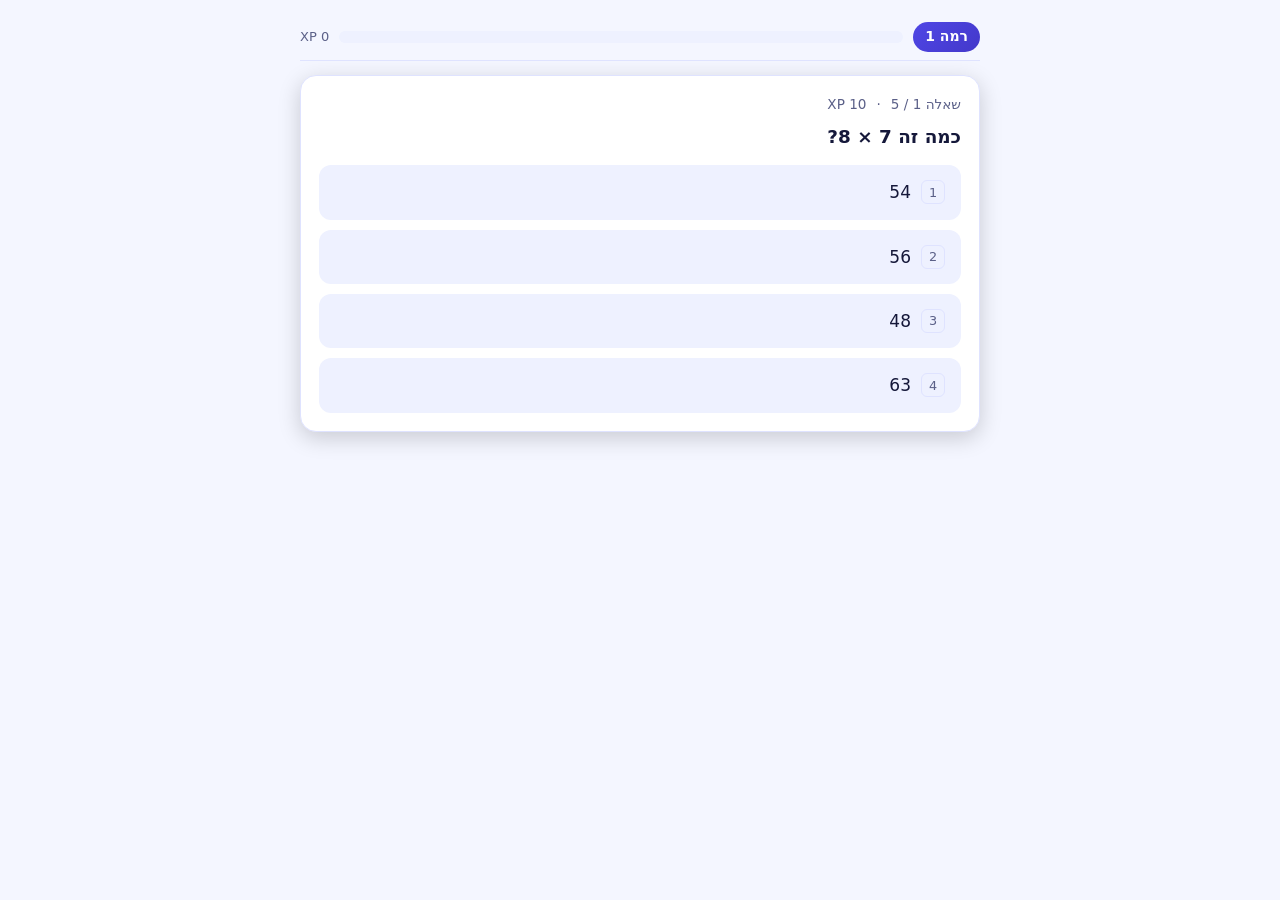
<file: skills/exam-creator/references/template.html>
<!DOCTYPE html>
<!--
  exam-creator template — a self-contained, single-file study/exam app.
  HOW TO USE: edit the EXAM object below (meta + questions). Everything else
  (XP/levels/badges, localStorage, TTS, scoring, all 4 question types) is generic
  and should be left alone. No build step, no external dependencies, no CDN.
  Open by double-click or drop the file on https://app.netlify.com/drop .
  Default is Hebrew RTL; for LTR/English set meta.lang/meta.dir below.
-->
<html lang="he" dir="rtl">
<head>
<meta charset="utf-8">
<meta name="viewport" content="width=device-width, initial-scale=1, viewport-fit=cover">
<meta name="theme-color" content="#4f46e5">
<title>תבנית מבחן — exam-creator</title>
<style>
  :root{
    --bg:#0f1226; --card:#1b1f3b; --card2:#232a52; --ink:#f4f6ff; --muted:#aab0d6;
    --accent:#7c8bff; --accent2:#4f46e5; --good:#22c55e; --bad:#ef4444; --warn:#f59e0b;
    --ring:#a5b4fc; --line:#2c3160; --radius:16px; --tap:48px;
  }
  /* light mode for users who prefer it */
  @media (prefers-color-scheme: light){
    :root{ --bg:#f4f6ff; --card:#ffffff; --card2:#eef1ff; --ink:#15183a; --muted:#5b6088;
           --accent:#4f46e5; --accent2:#4338ca; --ring:#4f46e5; --line:#dfe3ff; }
  }
  *{ box-sizing:border-box; }
  html,body{ margin:0; padding:0; }
  body{
    background:var(--bg); color:var(--ink); font-size:17px; line-height:1.55;
    font-family:system-ui,-apple-system,"Segoe UI",Rubik,Arial,"Noto Sans Hebrew",sans-serif;
    -webkit-text-size-adjust:100%; padding:max(12px,env(safe-area-inset-top)) 12px 96px;
  }
  .wrap{ max-width:680px; margin:0 auto; }
  /* ---- top status bar: XP / level / streak ---- */
  .hud{ position:sticky; top:0; z-index:5; background:var(--bg);
        padding:10px 0 8px; border-bottom:1px solid var(--line); margin-bottom:14px; }
  .hud-row{ display:flex; align-items:center; gap:10px; flex-wrap:wrap; }
  .badge-lvl{ background:linear-gradient(135deg,var(--accent),var(--accent2)); color:#fff;
        border-radius:999px; padding:4px 12px; font-weight:700; font-size:14px; white-space:nowrap; }
  .xpbar{ flex:1; min-width:140px; height:12px; background:var(--card2); border-radius:999px; overflow:hidden; }
  .xpbar>i{ display:block; height:100%; width:0; background:linear-gradient(90deg,var(--accent),var(--good));
        transition:width .5s cubic-bezier(.2,.8,.2,1); }
  .xptext{ font-size:13px; color:var(--muted); white-space:nowrap; }
  .streak{ font-size:14px; font-weight:700; color:var(--warn); white-space:nowrap; }
  /* ---- cards ---- */
  .card{ background:var(--card); border:1px solid var(--line); border-radius:var(--radius);
        padding:18px; margin:0 0 14px; box-shadow:0 6px 22px rgba(0,0,0,.18); }
  h1{ font-size:1.35rem; margin:.1em 0 .2em; }
  .sub{ color:var(--muted); font-size:.95rem; margin:0 0 6px; }
  .qmeta{ color:var(--muted); font-size:.85rem; display:flex; gap:10px; flex-wrap:wrap; align-items:center; }
  .qprompt{ font-size:1.15rem; font-weight:600; margin:8px 0 14px; }
  /* ---- answer controls ---- */
  .opts{ display:grid; gap:10px; }
  .opt{ display:flex; align-items:center; gap:10px; min-height:var(--tap); padding:12px 14px;
        background:var(--card2); border:2px solid transparent; border-radius:12px; cursor:pointer;
        text-align:start; width:100%; color:inherit; font:inherit; transition:border-color .15s,background .15s; }
  .opt:hover{ border-color:var(--accent); }
  .opt:focus-visible,.btn:focus-visible,input:focus-visible{ outline:3px solid var(--ring); outline-offset:2px; }
  .opt .key{ font-size:.8rem; color:var(--muted); border:1px solid var(--line); border-radius:6px;
        min-width:24px; height:24px; display:inline-grid; place-items:center; }
  .opt.correct{ border-color:var(--good); background:rgba(34,197,94,.14); }
  .opt.wrong{ border-color:var(--bad); background:rgba(239,68,68,.14); }
  .opt[aria-disabled="true"]{ cursor:default; }
  input[type=text],input[type=number]{ width:100%; min-height:var(--tap); padding:12px 14px; font:inherit;
        background:var(--card2); color:inherit; border:2px solid var(--line); border-radius:12px; }
  .btn{ min-height:var(--tap); padding:12px 20px; border-radius:12px; border:0; cursor:pointer;
        font:inherit; font-weight:700; background:var(--accent2); color:#fff; }
  .btn.ghost{ background:transparent; color:var(--ink); border:2px solid var(--line); }
  .btn:disabled{ opacity:.5; cursor:not-allowed; }
  .row{ display:flex; gap:10px; flex-wrap:wrap; align-items:center; margin-top:14px; }
  .spacer{ flex:1; }
  /* ---- feedback ---- */
  .fb{ margin-top:14px; padding:12px 14px; border-radius:12px; font-size:.98rem; display:none; }
  .fb.show{ display:block; }
  .fb.ok{ background:rgba(34,197,94,.14); border:1px solid var(--good); }
  .fb.no{ background:rgba(239,68,68,.14); border:1px solid var(--bad); }
  .fb b{ display:block; margin-bottom:4px; }
  .tts{ background:transparent; border:1px solid var(--line); border-radius:999px; min-height:36px;
        padding:4px 12px; color:var(--muted); cursor:pointer; font:inherit; font-size:.85rem; }
  .tts[hidden]{ display:none; }
  /* ---- badges & summary ---- */
  .badges{ display:flex; gap:8px; flex-wrap:wrap; margin-top:10px; }
  .chip{ background:var(--card2); border:1px solid var(--line); border-radius:999px; padding:6px 12px;
        font-size:.85rem; display:inline-flex; gap:6px; align-items:center; }
  .chip.locked{ opacity:.4; }
  .big{ font-size:2.4rem; font-weight:800; }
  .grid2{ display:grid; grid-template-columns:1fr 1fr; gap:10px; margin:12px 0; }
  .stat{ background:var(--card2); border-radius:12px; padding:12px; text-align:center; }
  .stat .n{ font-size:1.6rem; font-weight:800; }
  .stat .l{ color:var(--muted); font-size:.82rem; }
  .toast{ position:fixed; left:50%; bottom:22px; transform:translateX(-50%) translateY(20px);
        background:var(--card); border:1px solid var(--accent); border-radius:12px; padding:12px 18px;
        box-shadow:0 10px 30px rgba(0,0,0,.3); opacity:0; transition:.35s; z-index:20; max-width:92vw; }
  .toast.show{ opacity:1; transform:translateX(-50%) translateY(0); }
  .flag{ background:rgba(245,158,11,.14); border:1px solid var(--warn); color:var(--ink);
        border-radius:10px; padding:8px 12px; font-size:.85rem; margin-bottom:12px; }
  /* ---- formula helpers (no MathJax/KaTeX — pure CSS/HTML/unicode) ---- */
  .frac{ display:inline-flex; flex-direction:column; vertical-align:middle; text-align:center; margin:0 .15em; }
  .frac>span{ padding:0 .3em; }
  .frac>.den{ border-top:1.5px solid currentColor; }
  sub,sup{ font-size:.72em; line-height:0; }
  .sqrt{ border-top:1.5px solid currentColor; padding:0 .2em; }
  .sqrt::before{ content:"√"; border-top:0; margin-inline-end:-.1em; }
  .nowrap{ white-space:nowrap; }
  .visually-hidden{ position:absolute; width:1px; height:1px; overflow:hidden; clip:rect(0 0 0 0); }
  .muted{ color:var(--muted); }
  a{ color:var(--accent); }
  @media (max-width:420px){ body{ font-size:16px; } .grid2{ grid-template-columns:1fr; } }
</style>
</head>
<body>
<div class="wrap">
  <!-- HUD: XP / level / streak (filled by the engine) -->
  <div class="hud" id="hud">
    <div class="hud-row">
      <span class="badge-lvl" id="lvl">רמה 1</span>
      <div class="xpbar"><i id="xpfill"></i></div>
      <span class="xptext" id="xptext">0 XP</span>
      <span class="streak" id="streak" hidden>🔥 0</span>
    </div>
  </div>
  <main id="app" aria-live="polite"></main>
</div>
<div class="toast" id="toast" role="status" aria-live="polite"></div>

<script>
/* =========================================================================
   EXAM CONFIG — this is the ONLY part the generator edits.
   See references/question-schema.md for every field and question type.
   ========================================================================= */
const EXAM = {
  meta: {
    id: "demo-grade8-math-he",     // localStorage namespace — make unique per app
    title: "תבנית מבחן לדוגמה",
    subtitle: "מתמטיקה · כיתה ח׳ · דמו",
    lang: "he",                     // "he", "en", ...
    dir: "rtl",                     // "rtl" or "ltr"
    passingScore: 60,               // % needed to pass
    shuffleQuestions: false,
    shuffleChoices: false,
    tts: true,                      // master switch for Hebrew/other TTS readout
    generatedNote: ""               // if questions were AI-generated, set the review flag text here
  },
  questions: [
    {
      id: "q1", type: "mc", points: 10,
      prompt: "כמה זה 7 × 8?",
      tts: "כַּמָּה זֶה שֶׁבַע כָּפוּל שְׁמוֹנֶה?",
      choices: ["54", "56", "48", "63"],
      answer: 1,                    // index of the correct choice
      explanation: "7 × 8 = 56."
    },
    {
      id: "q2", type: "tf", points: 10,
      prompt: "המשוואה x + 5 = 12 פתרונה x = 7.",
      answer: true,
      explanation: "x = 12 − 5 = 7, נכון."
    },
    {
      id: "q3", type: "numeric", points: 10,
      prompt: 'מהי שטח מלבן שאורכו 6 ורוחבו 4 (בסמ"ר)?',
      answer: 24, tolerance: 0,
      unit: 'סמ"ר',
      explanation: "שטח מלבן = אורך × רוחב = 6 × 4 = 24."
    },
    {
      id: "q4", type: "numeric", points: 10,
      prompt: 'כמה זה <span class="frac"><span>1</span><span class="den">2</span></span> + <span class="frac"><span>1</span><span class="den">4</span></span> ? (כתבו כמספר עשרוני)',
      answer: 0.75, tolerance: 0.01,
      explanation: "חצי ועוד רבע = 0.5 + 0.25 = 0.75."
    },
    {
      id: "q5", type: "fill", points: 10,
      prompt: "השלימו: המספר הראשוני הקטן ביותר הוא ___",
      answer: ["2", "שתיים"],       // any of these is accepted (case/space-insensitive)
      explanation: "2 הוא המספר הראשוני הקטן ביותר (והיחיד הזוגי)."
    }
  ]
};

/* =========================================================================
   ENGINE — generic. Leave this alone when generating a new app.
   ========================================================================= */
(function(){
  "use strict";
  const M = EXAM.meta;
  document.documentElement.lang = M.lang || "he";
  document.documentElement.dir  = M.dir  || "rtl";
  document.title = M.title || "מבחן";

  const KEY = "examcreator:" + (M.id || "default");   // namespaced — apps never collide
  const $  = (s,r=document)=>r.querySelector(s);
  const app = $("#app"), toastEl = $("#toast");

  // ---- localStorage state (progress, XP, badges, best, resume) ----
  const FRESH = { xp:0, answers:{}, idx:0, badges:[], best:0, attempts:0, done:false };
  let S;
  try { S = Object.assign({}, FRESH, JSON.parse(localStorage.getItem(KEY) || "{}")); }
  catch(e){ S = Object.assign({}, FRESH); }
  function save(){ try{ localStorage.setItem(KEY, JSON.stringify(S)); }catch(e){} }

  // ---- question order (optionally shuffled, persisted via stored idx) ----
  function shuffle(a){ for(let i=a.length-1;i>0;i--){ const j=Math.floor(Math.random()*(i+1)); [a[i],a[j]]=[a[j],a[i]]; } return a; }
  let QS = EXAM.questions.slice();
  if (M.shuffleQuestions && S.attempts===0 && Object.keys(S.answers).length===0) QS = shuffle(QS);

  // ---- XP / levels ----
  const LVL_STEP = 100;                                   // 100 XP per level
  const level = ()=> Math.floor(S.xp / LVL_STEP) + 1;
  const intoLevel = ()=> S.xp % LVL_STEP;
  function renderHud(){
    $("#lvl").textContent = (M.lang==="en"?"Level ":"רמה ") + level();
    $("#xptext").textContent = S.xp + " XP";
    $("#xpfill").style.width = (intoLevel()/LVL_STEP*100) + "%";
    const st = $("#streak");
    if (streakCount>1){ st.hidden=false; st.textContent = "🔥 " + streakCount; } else st.hidden=true;
  }

  // ---- badges (milestones) ----
  const BADGES = {
    first:    {icon:"🌱", he:"צעד ראשון",   en:"First step"},
    streak3:  {icon:"🔥", he:"רצף 3",        en:"Streak 3"},
    streak5:  {icon:"⚡", he:"רצף 5",        en:"Streak 5"},
    half:     {icon:"📘", he:"חצי הדרך",     en:"Halfway"},
    finisher: {icon:"🏁", he:"סיימת מבחן",   en:"Finisher"},
    pass:     {icon:"✅", he:"עברת!",         en:"Passed"},
    perfect:  {icon:"🏆", he:"ציון מושלם",   en:"Perfect score"},
    comeback: {icon:"💪", he:"חזרת לתקן",     en:"Comeback"}
  };
  function award(id){
    if (S.badges.includes(id)) return;
    S.badges.push(id); save();
    const b = BADGES[id]; if(!b) return;
    toast(b.icon + " " + (M.lang==="en"?b.en:b.he));
  }
  function toast(msg){
    toastEl.textContent = msg; toastEl.classList.add("show");
    clearTimeout(toast._t); toast._t = setTimeout(()=>toastEl.classList.remove("show"), 2200);
  }

  // ---- TTS (SpeechSynthesis) with graceful, silent fallback ----
  const TTS = (function(){
    const ok = M.tts && typeof speechSynthesis !== "undefined" && typeof SpeechSynthesisUtterance !== "undefined";
    function voiceFor(lang){
      try{
        const vs = speechSynthesis.getVoices() || [];
        const pre = (lang||"he").slice(0,2).toLowerCase();
        return vs.find(v=>(v.lang||"").toLowerCase().startsWith(pre)) || null;
      }catch(e){ return null; }
    }
    function available(lang){ return ok && !!voiceFor(lang); }
    function speak(text, lang){
      if(!ok || !text) return false;
      try{
        speechSynthesis.cancel();
        const u = new SpeechSynthesisUtterance(text);
        const v = voiceFor(lang); if(v){ u.voice=v; u.lang=v.lang; } else { u.lang = lang||"he-IL"; }
        u.rate = 0.95;
        speechSynthesis.speak(u);
        return true;
      }catch(e){ return false; }   // never throw, never block
    }
    // voices load async in some browsers
    if (ok) try{ speechSynthesis.onvoiceschanged = ()=>{}; }catch(e){}
    return { available, speak };
  })();

  // ---- scoring helpers per type ----
  function norm(s){ return String(s).trim().toLowerCase().replace(/\s+/g," "); }
  function checkFill(q,val){
    const accepted = Array.isArray(q.answer)? q.answer : [q.answer];
    return accepted.some(a=>norm(a)===norm(val));
  }
  function checkNumeric(q,val){
    const n = parseFloat(String(val).replace(",", "."));
    if (Number.isNaN(n)) return false;
    return Math.abs(n - q.answer) <= (q.tolerance||0) + 1e-9;   // +epsilon for float drift
  }

  // ---- runtime ----
  let streakCount = 0;
  let i = Math.min(S.idx||0, QS.length);   // resume where we left off

  function totalPoints(){ return QS.reduce((s,q)=>s+(q.points||10),0); }
  function earnedPoints(){
    return QS.reduce((s,q)=>{ const a=S.answers[q.id]; return s + (a&&a.correct?(q.points||10):0); },0);
  }
  function answeredCount(){ return Object.keys(S.answers).length; }

  function render(){
    renderHud();
    if (i >= QS.length){ return renderSummary(); }
    const q = QS[i];
    const prev = S.answers[q.id];
    const num = (M.lang==="en"?"Question ":"שאלה ") + (i+1) + " / " + QS.length;
    const ttsBtn = (TTS.available(M.lang))
      ? `<button class="tts" id="ttsBtn" type="button" aria-label="${M.lang==="en"?"Read aloud":"הקראה"}">🔊 ${M.lang==="en"?"Read":"הקראה"}</button>` : "";
    const flag = (i===0 && M.generatedNote)
      ? `<div class="flag">⚠️ ${esc(M.generatedNote)}</div>` : "";

    let body = "";
    if (q.type==="mc"){
      let choices = q.choices.map((c,idx)=>({c,idx}));
      body = `<div class="opts" role="group">` + choices.map(o=>{
        const k = o.idx+1;
        return `<button class="opt" type="button" data-idx="${o.idx}">
                  <span class="key">${k}</span><span>${q.choices[o.idx]}</span></button>`;
      }).join("") + `</div>`;
    } else if (q.type==="tf"){
      body = `<div class="opts" role="group">
                <button class="opt" type="button" data-tf="true"><span class="key">1</span><span>${M.lang==="en"?"True":"נכון"}</span></button>
                <button class="opt" type="button" data-tf="false"><span class="key">2</span><span>${M.lang==="en"?"False":"לא נכון"}</span></button>
              </div>`;
    } else if (q.type==="numeric"){
      body = `<input id="ans" type="number" step="any" inputmode="decimal"
                 aria-label="${M.lang==="en"?"Your answer":"התשובה שלך"}" autocomplete="off">
              ${q.unit?`<span class="muted"> ${esc(q.unit)}</span>`:""}
              <div class="row"><button class="btn" id="submit" type="button">${M.lang==="en"?"Check":"בדיקה"}</button></div>`;
    } else { // fill
      body = `<input id="ans" type="text" autocomplete="off" autocapitalize="off" spellcheck="false"
                 aria-label="${M.lang==="en"?"Your answer":"התשובה שלך"}">
              <div class="row"><button class="btn" id="submit" type="button">${M.lang==="en"?"Check":"בדיקה"}</button></div>`;
    }

    app.innerHTML = `
      <section class="card">
        ${flag}
        <div class="qmeta"><span>${num}</span><span>·</span><span>${q.points||10} XP</span>${ttsBtn?`<span class="spacer"></span>${ttsBtn}`:""}</div>
        <div class="qprompt">${q.prompt}</div>
        ${body}
        <div class="fb" id="fb" role="alert"></div>
        <div class="row" id="navrow" style="display:none">
          <span class="spacer"></span>
          <button class="btn" id="next" type="button">${i+1<QS.length?(M.lang==="en"?"Next →":"הבא →"):(M.lang==="en"?"Finish":"סיום")}</button>
        </div>
      </section>`;

    // wire TTS
    const tb = $("#ttsBtn");
    if (tb) tb.addEventListener("click", ()=>TTS.speak(q.tts || stripHtml(q.prompt), M.lang));

    // if already answered (resume), show locked feedback
    if (prev){ lockAnswer(q, prev.given, prev.correct, true); return; }

    // wire inputs
    if (q.type==="mc"){
      app.querySelectorAll(".opt").forEach(btn=>btn.addEventListener("click",()=>{
        grade(q, Number(btn.dataset.idx), btn);
      }));
    } else if (q.type==="tf"){
      app.querySelectorAll(".opt").forEach(btn=>btn.addEventListener("click",()=>{
        grade(q, btn.dataset.tf==="true", btn);
      }));
    } else {
      const submit = $("#submit"), input = $("#ans");
      const go = ()=>grade(q, input.value, null);
      submit.addEventListener("click", go);
      input.addEventListener("keydown", e=>{ if(e.key==="Enter"){ e.preventDefault(); go(); }});
      input.focus();
    }
  }

  function grade(q, given, btn){
    let correct=false;
    if (q.type==="mc")        correct = (given === q.answer);
    else if (q.type==="tf")   correct = (given === !!q.answer);
    else if (q.type==="numeric") correct = checkNumeric(q, given);
    else                      correct = checkFill(q, given);

    const firstTime = !S.answers[q.id];
    S.answers[q.id] = { given, correct };
    if (firstTime && correct){ S.xp += (q.points||10); }
    // streak + badges
    if (correct){ streakCount++; } else { streakCount = 0; }
    if (correct) award("first");
    if (streakCount>=3) award("streak3");
    if (streakCount>=5) award("streak5");
    if (answeredCount() >= Math.ceil(QS.length/2)) award("half");
    save();
    lockAnswer(q, given, correct, false);
    renderHud();
  }

  function lockAnswer(q, given, correct, resumed){
    // disable controls, show correct/wrong, reveal explanation + next
    if (q.type==="mc"){
      app.querySelectorAll(".opt").forEach(b=>{
        b.setAttribute("aria-disabled","true"); b.style.pointerEvents="none";
        const idx=Number(b.dataset.idx);
        if (idx===q.answer) b.classList.add("correct");
        if (idx===given && !correct) b.classList.add("wrong");
      });
    } else if (q.type==="tf"){
      app.querySelectorAll(".opt").forEach(b=>{
        b.setAttribute("aria-disabled","true"); b.style.pointerEvents="none";
        const val=b.dataset.tf==="true";
        if (val=== !!q.answer) b.classList.add("correct");
        if (val===given && !correct) b.classList.add("wrong");
      });
    } else {
      const input=$("#ans"), submit=$("#submit");
      if (input){ input.value = (given!==undefined&&given!==null)?given:""; input.disabled=true; }
      if (submit){ submit.disabled=true; }
    }
    const fb=$("#fb");
    if (fb){
      fb.className = "fb show " + (correct?"ok":"no");
      const head = correct ? (M.lang==="en"?"Correct!":"נכון!") : (M.lang==="en"?"Not quite":"לא מדויק");
      let ans = "";
      if (!correct){
        let right;
        if (q.type==="mc") right = q.choices[q.answer];
        else if (q.type==="tf") right = q.answer ? (M.lang==="en"?"True":"נכון") : (M.lang==="en"?"False":"לא נכון");
        else if (q.type==="numeric") right = q.answer + (q.unit?(" "+q.unit):"");
        else right = (Array.isArray(q.answer)?q.answer[0]:q.answer);
        ans = `<div>${M.lang==="en"?"Answer":"התשובה"}: <b style="display:inline">${esc(String(right))}</b></div>`;
      }
      fb.innerHTML = `<b>${correct?"✅ ":"✏️ "}${head}</b>${ans}${q.explanation?`<div>${q.explanation}</div>`:""}`;
    }
    const nav=$("#navrow"); if(nav) nav.style.display="flex";
    const next=$("#next");
    if (next) next.addEventListener("click", ()=>{ i++; S.idx=i; save(); window.scrollTo(0,0); render(); }, {once:true});
    if (next) next.focus();
  }

  function renderSummary(){
    const earned = earnedPoints(), total = totalPoints();
    const pct = total? Math.round(earned/total*100) : 0;
    const passed = pct >= (M.passingScore||60);
    const correctN = QS.filter(q=>S.answers[q.id]&&S.answers[q.id].correct).length;

    if (!S.done){
      S.done = true; S.attempts = (S.attempts||0)+1;
      const prevBest = S.best||0; S.best = Math.max(prevBest, pct);
      award("finisher");
      if (passed) award("pass");
      if (pct===100) award("perfect");
      if (S.attempts>1 && pct>prevBest) award("comeback");
      save();
    }

    const badgeChips = Object.keys(BADGES).map(id=>{
      const b=BADGES[id], have=S.badges.includes(id);
      return `<span class="chip ${have?"":"locked"}">${b.icon} ${M.lang==="en"?b.en:b.he}</span>`;
    }).join("");

    app.innerHTML = `
      <section class="card" style="text-align:center">
        <div class="sub">${esc(M.title)}</div>
        <div class="big" style="color:${passed?"var(--good)":"var(--warn)"}">${pct}%</div>
        <div class="sub">${passed?(M.lang==="en"?"Passed 🎉":"עברת! 🎉"):(M.lang==="en"?"Keep practicing":"כדאי לתרגל עוד")}</div>
        <div class="grid2">
          <div class="stat"><div class="n">${correctN}/${QS.length}</div><div class="l">${M.lang==="en"?"Correct":"נכונות"}</div></div>
          <div class="stat"><div class="n">${S.xp}</div><div class="l">XP</div></div>
          <div class="stat"><div class="n">${level()}</div><div class="l">${M.lang==="en"?"Level":"רמה"}</div></div>
          <div class="stat"><div class="n">${S.best}%</div><div class="l">${M.lang==="en"?"Best":"שיא"}</div></div>
        </div>
        <div class="badges">${badgeChips}</div>
        <div class="row" style="justify-content:center">
          <button class="btn ghost" id="review" type="button">${M.lang==="en"?"Review answers":"סקירת תשובות"}</button>
          <button class="btn" id="retry" type="button">${M.lang==="en"?"Try again":"מבחן מחדש"}</button>
        </div>
      </section>`;

    $("#retry").addEventListener("click", ()=>{
      S.answers={}; S.idx=0; S.done=false; streakCount=0; i=0; save();
      if (M.shuffleQuestions) QS = shuffle(EXAM.questions.slice());
      window.scrollTo(0,0); render();
    });
    $("#review").addEventListener("click", renderReview);
  }

  function renderReview(){
    const rows = QS.map((q,n)=>{
      const a=S.answers[q.id]; const ok=a&&a.correct;
      let right;
      if (q.type==="mc") right=q.choices[q.answer];
      else if (q.type==="tf") right=q.answer?(M.lang==="en"?"True":"נכון"):(M.lang==="en"?"False":"לא נכון");
      else if (q.type==="numeric") right=q.answer+(q.unit?(" "+q.unit):"");
      else right=Array.isArray(q.answer)?q.answer.join(" / "):q.answer;
      return `<div class="card" style="margin-bottom:10px">
        <div class="qmeta"><span>${(M.lang==="en"?"Q":"שאלה ")+(n+1)}</span><span>${ok?"✅":"❌"}</span></div>
        <div class="qprompt" style="font-size:1rem">${q.prompt}</div>
        <div class="muted">${M.lang==="en"?"Correct answer":"תשובה נכונה"}: <b>${esc(String(right))}</b></div>
        ${q.explanation?`<div style="margin-top:6px">${q.explanation}</div>`:""}
      </div>`;
    }).join("");
    app.innerHTML = `<button class="btn ghost" id="back" type="button">← ${M.lang==="en"?"Back":"חזרה"}</button>
                     <div style="height:12px"></div>${rows}`;
    $("#back").addEventListener("click", renderSummary);
    window.scrollTo(0,0);
  }

  // ---- helpers ----
  function esc(s){ return String(s).replace(/[&<>"]/g,c=>({"&":"&amp;","<":"&lt;",">":"&gt;",'"':"&quot;"}[c])); }
  function stripHtml(s){ const d=document.createElement("div"); d.innerHTML=s; return d.textContent||""; }

  // ---- keyboard: number keys pick choices anywhere ----
  document.addEventListener("keydown", e=>{
    if (e.target && /INPUT|TEXTAREA/.test(e.target.tagName)) return;
    const opts = app.querySelectorAll('.opt:not([aria-disabled="true"])');
    if (opts.length){
      const n = parseInt(e.key,10);
      if (n>=1 && n<=opts.length){ opts[n-1].click(); }
    }
    if (e.key==="Enter"){ const nx=$("#next"); if(nx){ nx.click(); } }
  });

  // resume toast
  if (answeredCount()>0 && !S.done){
    setTimeout(()=>toast(M.lang==="en"?"Resumed where you left off":"ממשיכים מהמקום שעצרת"), 400);
  }
  render();
})();
</script>
</body>
</html>
</file>
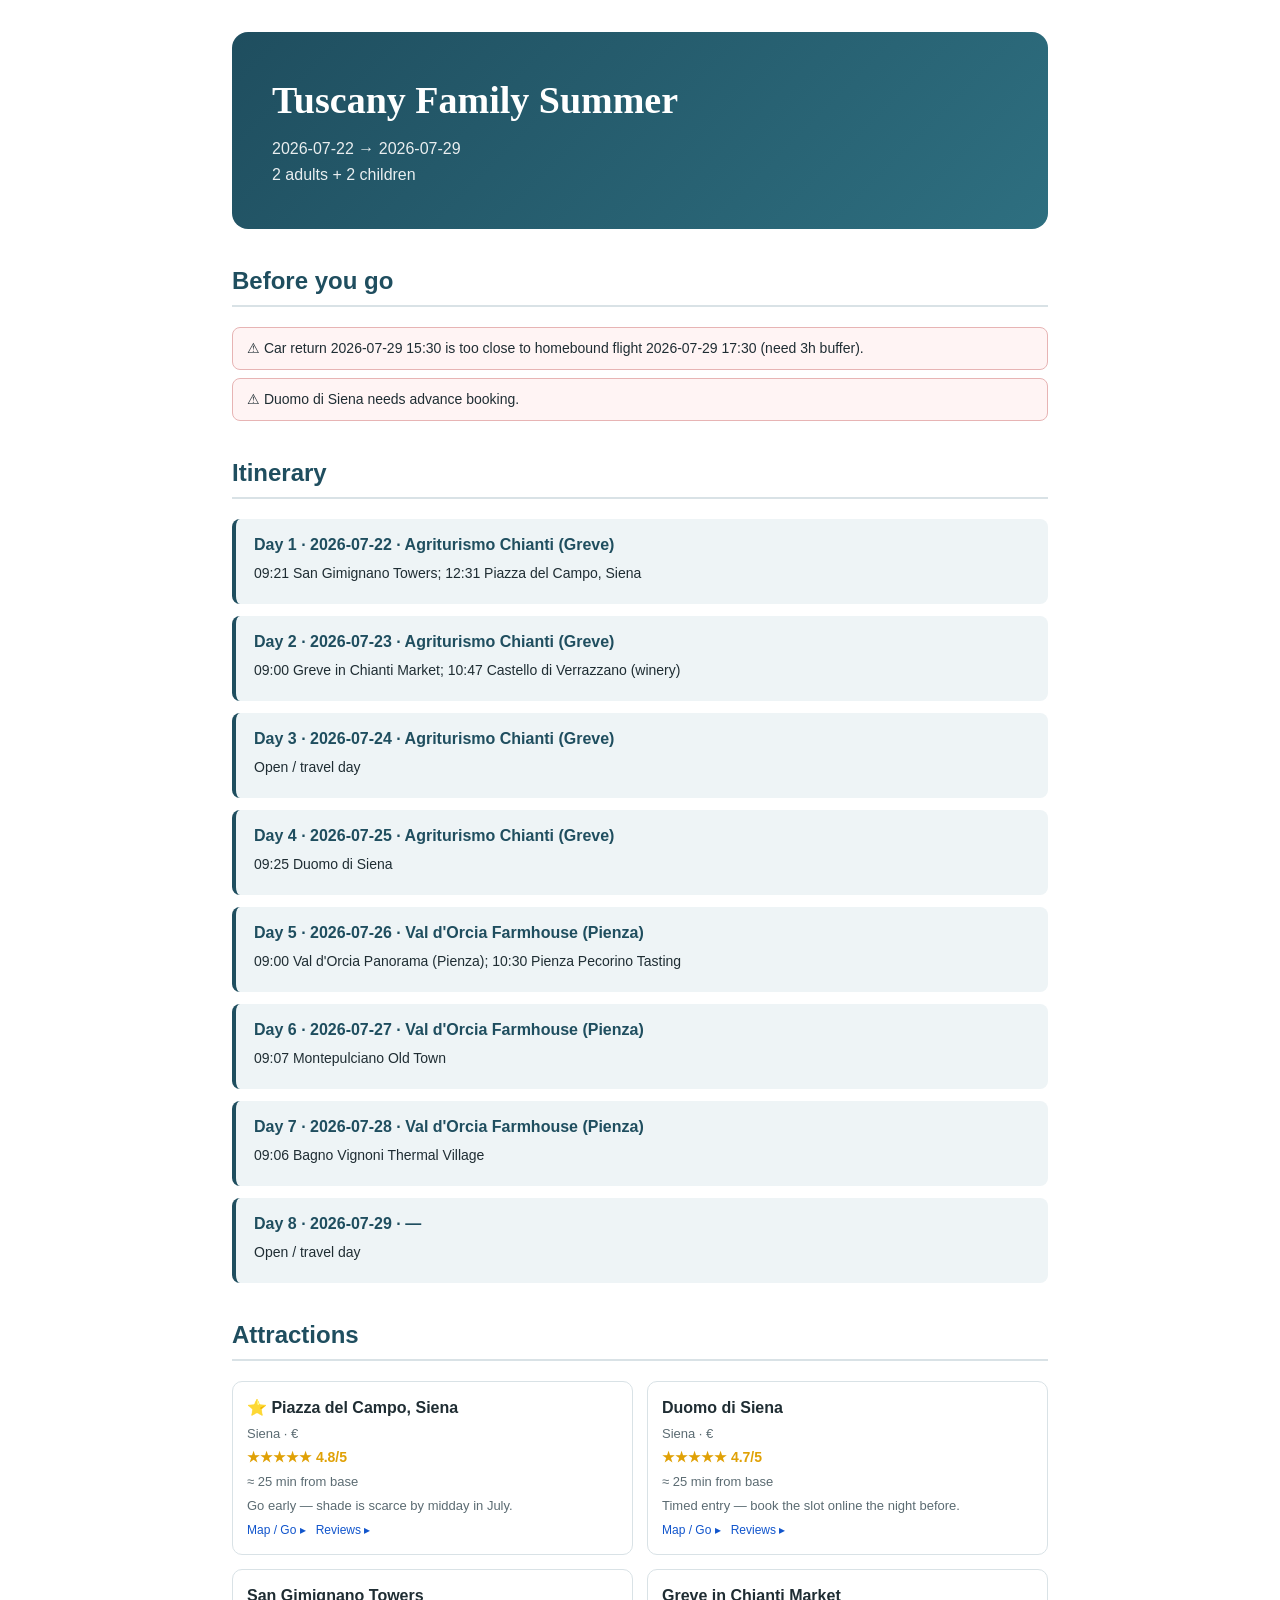
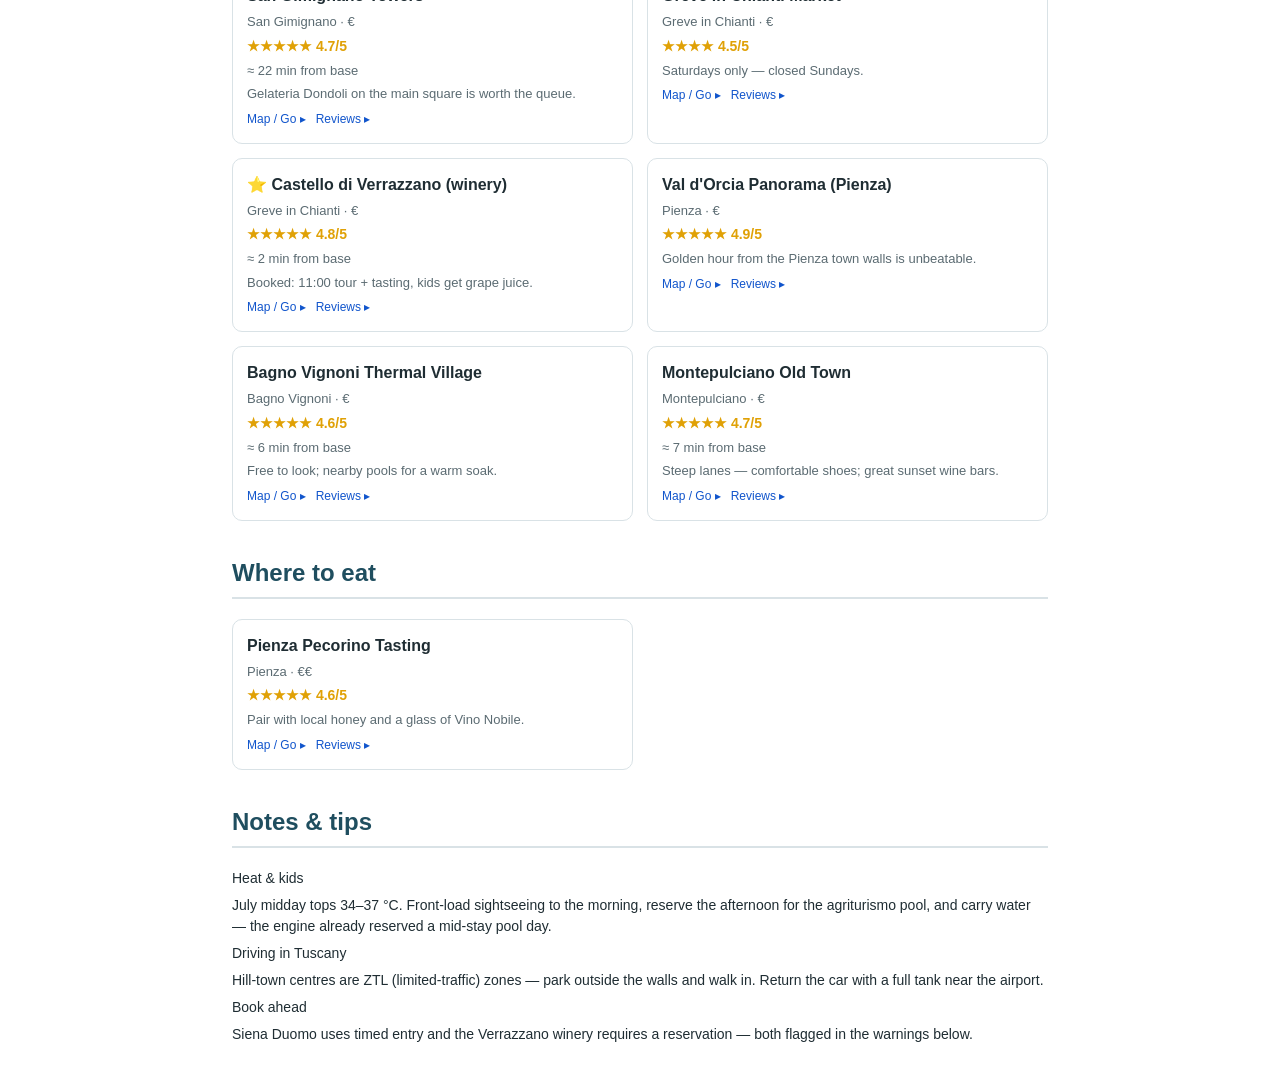
<file: skills/trip-planner/examples/tuscany-brochure.html>
<!doctype html><html><head><meta charset="utf-8"><style>
:root{--ink:#1f2d33;--accent:#1F4E5F;--soft:#eef4f6;--line:#d9e2e6}
*{box-sizing:border-box}body{margin:0;font-family:Georgia,'Times New Roman',serif;color:var(--ink);line-height:1.5}
.wrap{max-width:880px;margin:0 auto;padding:32px}
.cover{background:linear-gradient(135deg,#1F4E5F,#2e6f80);color:#fff;border-radius:16px;padding:40px;margin-bottom:28px}
.cover h1{font-size:38px;margin:0 0 8px}.cover p{margin:2px 0;opacity:.9;font-family:Helvetica,Arial,sans-serif}
h2{font-family:Helvetica,Arial,sans-serif;color:var(--accent);border-bottom:2px solid var(--line);padding-bottom:6px;margin-top:34px}
.day{background:var(--soft);border-left:4px solid var(--accent);border-radius:8px;padding:14px 18px;margin:12px 0}
.day .d{font-family:Helvetica,Arial,sans-serif;font-weight:700;color:var(--accent)}
.cards{display:grid;grid-template-columns:1fr 1fr;gap:14px}
.card{border:1px solid var(--line);border-radius:10px;padding:14px;font-family:Helvetica,Arial,sans-serif;font-size:14px}
.card h3{margin:0 0 4px;font-size:16px}.stars{color:#e0a106;font-weight:700}
.meta{color:#5b6b72;font-size:13px;margin:4px 0}.tag{display:inline-block;background:var(--soft);border-radius:20px;padding:2px 10px;font-size:12px;margin-right:6px}
.links a{font-size:12px;margin-right:10px;color:#1155CC;text-decoration:none}
.warn{background:#fff4f4;border:1px solid #e7b4b4;border-radius:8px;padding:10px 14px;margin:8px 0;font-family:Helvetica,Arial,sans-serif;font-size:14px}
.note{font-family:Helvetica,Arial,sans-serif;font-size:14px;margin:6px 0}
@media print{.cover{-webkit-print-color-adjust:exact;print-color-adjust:exact}.cards{grid-template-columns:1fr 1fr}}
</style></head><body><div class="wrap">
<div class="cover"><h1>Tuscany Family Summer</h1><p>2026-07-22 → 2026-07-29</p><p>2 adults + 2 children</p></div>
<h2>Before you go</h2>
<div class="warn">⚠ Car return 2026-07-29 15:30 is too close to homebound flight 2026-07-29 17:30 (need 3h buffer).</div>
<div class="warn">⚠ Duomo di Siena needs advance booking.</div>
<h2>Itinerary</h2>
<div class="day"><span class="d">Day 1 · 2026-07-22 · Agriturismo Chianti (Greve)</span><div class="note">09:21 San Gimignano Towers; 12:31 Piazza del Campo, Siena</div></div>
<div class="day"><span class="d">Day 2 · 2026-07-23 · Agriturismo Chianti (Greve)</span><div class="note">09:00 Greve in Chianti Market; 10:47 Castello di Verrazzano (winery)</div></div>
<div class="day"><span class="d">Day 3 · 2026-07-24 · Agriturismo Chianti (Greve)</span><div class="note">Open / travel day</div></div>
<div class="day"><span class="d">Day 4 · 2026-07-25 · Agriturismo Chianti (Greve)</span><div class="note">09:25 Duomo di Siena</div></div>
<div class="day"><span class="d">Day 5 · 2026-07-26 · Val d&#x27;Orcia Farmhouse (Pienza)</span><div class="note">09:00 Val d&#x27;Orcia Panorama (Pienza); 10:30 Pienza Pecorino Tasting</div></div>
<div class="day"><span class="d">Day 6 · 2026-07-27 · Val d&#x27;Orcia Farmhouse (Pienza)</span><div class="note">09:07 Montepulciano Old Town</div></div>
<div class="day"><span class="d">Day 7 · 2026-07-28 · Val d&#x27;Orcia Farmhouse (Pienza)</span><div class="note">09:06 Bagno Vignoni Thermal Village</div></div>
<div class="day"><span class="d">Day 8 · 2026-07-29 · —</span><div class="note">Open / travel day</div></div>
<h2>Attractions</h2><div class='cards'>
<div class="card"><h3>⭐ Piazza del Campo, Siena</h3>
      <div class="meta">Siena · €</div>
      <div><span class="stars">★★★★★ 4.8/5</span></div><div class="meta">≈ 25 min from base</div>
      <div class="meta">Go early — shade is scarce by midday in July.</div>
      <div class="links"><a href="https://www.google.com/maps/search/?api=1&query=Piazza%20del%20Campo%2C%20Siena%20Siena">Map / Go ▸</a><a href="https://www.tripadvisor.com/Search?q=Piazza%20del%20Campo%2C%20Siena%20Siena">Reviews ▸</a></div></div>
<div class="card"><h3>Duomo di Siena</h3>
      <div class="meta">Siena · €</div>
      <div><span class="stars">★★★★★ 4.7/5</span></div><div class="meta">≈ 25 min from base</div>
      <div class="meta">Timed entry — book the slot online the night before.</div>
      <div class="links"><a href="https://www.google.com/maps/search/?api=1&query=Duomo%20di%20Siena%20Siena">Map / Go ▸</a><a href="https://www.tripadvisor.com/Search?q=Duomo%20di%20Siena%20Siena">Reviews ▸</a></div></div>
<div class="card"><h3>San Gimignano Towers</h3>
      <div class="meta">San Gimignano · €</div>
      <div><span class="stars">★★★★★ 4.7/5</span></div><div class="meta">≈ 22 min from base</div>
      <div class="meta">Gelateria Dondoli on the main square is worth the queue.</div>
      <div class="links"><a href="https://www.google.com/maps/search/?api=1&query=San%20Gimignano%20Towers%20San%20Gimignano">Map / Go ▸</a><a href="https://www.tripadvisor.com/Search?q=San%20Gimignano%20Towers%20San%20Gimignano">Reviews ▸</a></div></div>
<div class="card"><h3>Greve in Chianti Market</h3>
      <div class="meta">Greve in Chianti · €</div>
      <div><span class="stars">★★★★ 4.5/5</span></div>
      <div class="meta">Saturdays only — closed Sundays.</div>
      <div class="links"><a href="https://www.google.com/maps/search/?api=1&query=Greve%20in%20Chianti%20Market%20Greve%20in%20Chianti">Map / Go ▸</a><a href="https://www.tripadvisor.com/Search?q=Greve%20in%20Chianti%20Market%20Greve%20in%20Chianti">Reviews ▸</a></div></div>
<div class="card"><h3>⭐ Castello di Verrazzano (winery)</h3>
      <div class="meta">Greve in Chianti · €</div>
      <div><span class="stars">★★★★★ 4.8/5</span></div><div class="meta">≈ 2 min from base</div>
      <div class="meta">Booked: 11:00 tour + tasting, kids get grape juice.</div>
      <div class="links"><a href="https://www.google.com/maps/search/?api=1&query=Castello%20di%20Verrazzano%20%28winery%29%20Greve%20in%20Chianti">Map / Go ▸</a><a href="https://www.tripadvisor.com/Search?q=Castello%20di%20Verrazzano%20%28winery%29%20Greve%20in%20Chianti">Reviews ▸</a></div></div>
<div class="card"><h3>Val d&#x27;Orcia Panorama (Pienza)</h3>
      <div class="meta">Pienza · €</div>
      <div><span class="stars">★★★★★ 4.9/5</span></div>
      <div class="meta">Golden hour from the Pienza town walls is unbeatable.</div>
      <div class="links"><a href="https://www.google.com/maps/search/?api=1&query=Val%20d%27Orcia%20Panorama%20%28Pienza%29%20Pienza">Map / Go ▸</a><a href="https://www.tripadvisor.com/Search?q=Val%20d%27Orcia%20Panorama%20%28Pienza%29%20Pienza">Reviews ▸</a></div></div>
<div class="card"><h3>Bagno Vignoni Thermal Village</h3>
      <div class="meta">Bagno Vignoni · €</div>
      <div><span class="stars">★★★★★ 4.6/5</span></div><div class="meta">≈ 6 min from base</div>
      <div class="meta">Free to look; nearby pools for a warm soak.</div>
      <div class="links"><a href="https://www.google.com/maps/search/?api=1&query=Bagno%20Vignoni%20Thermal%20Village%20Bagno%20Vignoni">Map / Go ▸</a><a href="https://www.tripadvisor.com/Search?q=Bagno%20Vignoni%20Thermal%20Village%20Bagno%20Vignoni">Reviews ▸</a></div></div>
<div class="card"><h3>Montepulciano Old Town</h3>
      <div class="meta">Montepulciano · €</div>
      <div><span class="stars">★★★★★ 4.7/5</span></div><div class="meta">≈ 7 min from base</div>
      <div class="meta">Steep lanes — comfortable shoes; great sunset wine bars.</div>
      <div class="links"><a href="https://www.google.com/maps/search/?api=1&query=Montepulciano%20Old%20Town%20Montepulciano">Map / Go ▸</a><a href="https://www.tripadvisor.com/Search?q=Montepulciano%20Old%20Town%20Montepulciano">Reviews ▸</a></div></div>
</div>
<h2>Where to eat</h2><div class='cards'>
<div class="card"><h3>Pienza Pecorino Tasting</h3>
      <div class="meta">Pienza · €€</div>
      <div><span class="stars">★★★★★ 4.6/5</span></div>
      <div class="meta">Pair with local honey and a glass of Vino Nobile.</div>
      <div class="links"><a href="https://www.google.com/maps/search/?api=1&query=Pienza%20Pecorino%20Tasting%20Pienza">Map / Go ▸</a><a href="https://www.tripadvisor.com/Search?q=Pienza%20Pecorino%20Tasting%20Pienza">Reviews ▸</a></div></div>
</div>
<h2>Notes &amp; tips</h2>
<div class="note">Heat &amp; kids</div>
<div class="note">July midday tops 34–37 °C. Front-load sightseeing to the morning, reserve the afternoon for the agriturismo pool, and carry water — the engine already reserved a mid-stay pool day.</div>
<div class="note">Driving in Tuscany</div>
<div class="note">Hill-town centres are ZTL (limited-traffic) zones — park outside the walls and walk in. Return the car with a full tank near the airport.</div>
<div class="note">Book ahead</div>
<div class="note">Siena Duomo uses timed entry and the Verrazzano winery requires a reservation — both flagged in the warnings below.</div>
</div>
<script src="https://grekai-skills-4all.vercel.app/assets/demo-nav.js" data-skill-id="trip-planner" data-skill-name="Trip Planner"></script>
</body></html>
</file>
<file: assets/style.css>
:root {
  --bg: #0f1117;
  --panel: #171a23;
  --panel-2: #1f2430;
  --text: #e6e8ee;
  --muted: #9aa3b2;
  --accent: #7c5cff;
  --accent-2: #36c2a8;
  --border: #2a3040;
  --radius: 14px;
}

* { box-sizing: border-box; }

body {
  margin: 0;
  font-family: -apple-system, BlinkMacSystemFont, "Segoe UI", Roboto, Helvetica, Arial, sans-serif;
  background: radial-gradient(1200px 600px at 50% -10%, #1b2030 0%, var(--bg) 60%);
  color: var(--text);
  min-height: 100vh;
  overflow-x: hidden;
}

.hero {
  text-align: center;
  padding: 18px 20px 18px;
  position: relative;
}
.hero h1 {
  margin: 0;
  font-size: clamp(28px, 5vw, 44px);
  letter-spacing: -0.5px;
  background: linear-gradient(90deg, var(--accent), var(--accent-2));
  -webkit-background-clip: text;
  background-clip: text;
  color: transparent;
}
.tagline { color: var(--muted); margin: 4px 0 12px; font-size: 15px; }

/* Top bar: brand on the left, language switch alongside it. */
.hero__bar {
  display: flex; align-items: center; justify-content: space-between; gap: 12px;
  max-width: 1080px; margin: 0 auto 8px;
}
.hero__brand { display: flex; align-items: center; gap: 10px; min-width: 0; }
.hero__brand .hero-logo { margin: 0; flex: none; }
/* Scoped with .hero to win over the legacy ".hero h1" size rule. */
.hero .hero__wordmark {
  margin: 0; font-size: clamp(18px, 5vw, 28px); letter-spacing: -0.5px; line-height: 1.1;
  background: linear-gradient(90deg, var(--accent), var(--accent-2));
  -webkit-background-clip: text; background-clip: text; color: transparent;
}
.hero__bar .langswitch { position: static; }

.filters { display: flex; gap: 10px; justify-content: center; flex-wrap: wrap; }
.chip {
  background: var(--panel);
  color: var(--text);
  border: 1px solid var(--border);
  padding: 8px 16px;
  border-radius: 999px;
  cursor: pointer;
  font-size: 14px;
  transition: all .15s ease;
}
.chip:hover { border-color: var(--accent); }
.chip--active { background: var(--accent); border-color: var(--accent); color: #fff; }

main { max-width: 1080px; margin: 0 auto; padding: 16px 20px 48px; }

.searchbar { position: relative; max-width: 520px; margin: 0 auto 22px; }
.search__input {
  width: 100%;
  box-sizing: border-box;
  background: var(--panel);
  color: var(--text);
  border: 1px solid var(--border);
  border-radius: 999px;
  padding: 11px 18px;
  padding-inline-end: 40px;
  font-size: 15px;
  outline: none;
  transition: border-color .15s ease;
}
.search__input:focus { border-color: var(--accent); }
.search__input::placeholder { color: var(--muted); }
/* Hide the native search clear control; we render our own. */
.search__input::-webkit-search-cancel-button { -webkit-appearance: none; appearance: none; }
.search__clear {
  position: absolute;
  inset-inline-end: 8px;
  top: 50%;
  transform: translateY(-50%);
  width: 26px; height: 26px;
  border: none; border-radius: 50%;
  background: var(--panel-2); color: var(--muted);
  cursor: pointer; font-size: 18px; line-height: 1;
  display: flex; align-items: center; justify-content: center;
  transition: color .15s ease;
}
.search__clear:hover { color: var(--text); }
/* display:flex above would override the UA [hidden] rule, so restore it. */
.search__clear[hidden] { display: none; }

.catalog {
  display: grid;
  /* min(280px, 100%) keeps cards from overflowing narrow phones */
  grid-template-columns: repeat(auto-fill, minmax(min(280px, 100%), 1fr));
  gap: 18px;
}

.card {
  background: linear-gradient(180deg, var(--panel) 0%, var(--panel-2) 100%);
  border: 1px solid var(--border);
  border-radius: var(--radius);
  padding: 20px;
  display: flex;
  flex-direction: column;
  transition: transform .15s ease, border-color .15s ease;
  cursor: pointer;
}
.card:hover { transform: translateY(-3px); border-color: var(--accent); }
.card:focus-visible { outline: 2px solid var(--accent); outline-offset: 2px; }

.card__top { display: flex; justify-content: space-between; align-items: center; margin-bottom: 8px; }
.card__cat { font-size: 12px; text-transform: uppercase; letter-spacing: 1px; color: var(--accent-2); }
.card__title { font-size: 20px; margin: 4px 0 8px; }
.card__body { flex: 1; display: flex; flex-direction: column; align-items: flex-start; }
.card__desc { color: var(--muted); font-size: 14px; line-height: 1.55; margin: 0; }
.card__more {
  align-self: flex-start; margin-top: 6px; padding: 0;
  background: none; border: 0; cursor: pointer;
  color: var(--accent-2); font-size: 13px; font-family: inherit;
}
.card__more:hover { color: var(--accent); text-decoration: underline; }
.card__more:focus-visible { outline: 2px solid var(--accent); outline-offset: 2px; border-radius: 3px; }

.status {
  font-size: 11px; text-transform: uppercase; letter-spacing: .5px;
  padding: 3px 9px; border-radius: 999px; border: 1px solid var(--border);
}
.status--live { color: var(--accent-2); border-color: var(--accent-2); }

.tags { display: flex; flex-wrap: wrap; gap: 6px; margin: 14px 0; }
.tag { font-size: 12px; color: var(--muted); background: var(--panel-2); border: 1px solid var(--border); padding: 3px 9px; border-radius: 6px; }

.card__titlelink { color: inherit; text-decoration: none; }
.card__titlelink:hover { color: var(--accent); }

.card__links { display: flex; gap: 8px; flex-wrap: wrap; }
.btn {
  text-decoration: none; text-transform: capitalize;
  background: var(--accent); color: #fff;
  padding: 8px 14px; border-radius: 8px; font-size: 14px;
  border: 1px solid var(--accent);
  transition: opacity .15s ease, border-color .15s ease, background .15s ease;
}
.btn:hover { opacity: .88; }
.btn--ghost {
  background: transparent; color: var(--text); border-color: var(--border);
}
.btn--ghost:hover { border-color: var(--accent); opacity: 1; }

/* ---------- Contribute / community bar ---------- */
.community { display: flex; align-items: center; gap: 10px; flex-wrap: wrap; margin: 4px 0 2px; }
.community--hero { justify-content: center; flex-wrap: nowrap; gap: 8px; margin: 8px auto 6px; }
.community__label {
  font-size: 11px; text-transform: uppercase; letter-spacing: 1px; color: var(--muted);
}
.ghrow { display: flex; gap: 10px; flex-wrap: wrap; }
.ghbtn {
  display: inline-flex; align-items: center; gap: 7px;
  text-decoration: none; font-size: 14px; line-height: 1;
  background: var(--panel); color: var(--text);
  border: 1px solid var(--border); padding: 9px 14px; border-radius: 8px;
  transition: border-color .15s ease, transform .15s ease, background .15s ease;
}
.ghbtn:hover { border-color: var(--accent); transform: translateY(-1px); }
.ghbtn svg { width: 15px; height: 15px; fill: currentColor; flex: none; }
.ghbtn--accent { background: var(--accent); border-color: var(--accent); color: #fff; }
.ghbtn--accent:hover { border-color: var(--accent); opacity: .9; }

.contribute { text-align: center; color: var(--muted); font-size: 13.5px; margin: 2px auto 0; max-width: 640px; line-height: 1.5; }
.contribute strong { color: var(--text); }
.contribute code { background: var(--panel-2); padding: 2px 6px; border-radius: 5px; font-size: 12.5px; }

.empty { text-align: center; color: var(--muted); padding: 40px; }

.footer { text-align: center; color: var(--muted); font-size: 13px; padding: 28px 20px 48px; }
.footer code { background: var(--panel-2); padding: 2px 6px; border-radius: 5px; }
.footer a { color: var(--accent-2); text-decoration: none; }
.footer a:hover { text-decoration: underline; }
.footer .disclaimer { display: block; margin-top: 10px; font-size: 11.5px; opacity: .8; max-width: 720px; margin-inline: auto; }

/* GitHub Sponsors button */
.sponsor { display: flex; justify-content: center; margin: 8px auto 4px; }
.sponsor iframe { vertical-align: middle; }

/* OS label above an install command block */
.cmd-os { margin: 12px 0 4px; font-size: 12.5px; font-weight: 600; color: var(--muted); }

/* ---------- Skill detail page ---------- */
.hero--detail { padding: 40px 20px 20px; position: relative; }
.hero--detail h1 { font-size: clamp(26px, 4.5vw, 40px); }
.back {
  display: inline-block; color: var(--muted); text-decoration: none;
  font-size: 14px; margin-bottom: 14px;
}
.back:hover { color: var(--accent); }

.detail { max-width: 880px; }
.detail__meta { display: flex; align-items: center; gap: 12px; margin-bottom: 6px; }
.detail__desc { color: var(--text); font-size: 16px; line-height: 1.6; margin: 6px 0 14px; }
.detail__actions { display: flex; gap: 10px; flex-wrap: wrap; margin: 18px 0 8px; }

.panel {
  background: var(--panel);
  border: 1px solid var(--border);
  border-radius: var(--radius);
  padding: 20px 22px;
  margin-top: 22px;
}
.panel > h2 {
  margin: 0 0 12px; font-size: 18px;
  display: flex; align-items: center; gap: 8px;
}
.panel__hint { color: var(--muted); font-size: 14px; margin: 0 0 12px; }
.panel__usage { color: var(--text); font-size: 15px; line-height: 1.65; }
.panel__usage p { margin: 0 0 10px; }

.codeblock { position: relative; }
.codeblock pre {
  background: #0b0e15; border: 1px solid var(--border); border-radius: 10px;
  padding: 16px 18px; overflow-x: auto; margin: 0;
}
.codeblock code {
  font-family: "SF Mono", ui-monospace, "Cascadia Code", Menlo, Consolas, monospace;
  font-size: 13.5px; color: #d6e0ff; white-space: pre;
}
.copy {
  position: absolute; top: 10px; inset-inline-end: 10px;
  background: var(--panel-2); color: var(--text);
  border: 1px solid var(--border); border-radius: 7px;
  padding: 5px 11px; font-size: 12px; cursor: pointer;
  transition: all .15s ease; z-index: 2;
}
.copy:hover { border-color: var(--accent); }
.copy.copied { color: var(--accent-2); border-color: var(--accent-2); }

.alt { margin-top: 14px; }
.alt > summary {
  cursor: pointer; color: var(--muted); font-size: 14px; margin-bottom: 10px;
  list-style: none;
}
.alt > summary:hover { color: var(--accent); }
.alt > summary::before { content: "▸ "; }
.alt[open] > summary::before { content: "▾ "; }

/* ---------- Rendered markdown ---------- */
.markdown { color: var(--text); font-size: 15px; line-height: 1.7; overflow-wrap: anywhere; }
.markdown h1, .markdown h2, .markdown h3, .markdown h4 {
  line-height: 1.3; margin: 1.4em 0 .5em;
}
.markdown h1 { font-size: 26px; }
.markdown h2 { font-size: 21px; border-bottom: 1px solid var(--border); padding-bottom: .3em; }
.markdown h3 { font-size: 17px; }
.markdown p { margin: 0 0 1em; }
.markdown a { color: var(--accent-2); text-decoration: none; }
.markdown a:hover { text-decoration: underline; }
.markdown ul, .markdown ol { padding-left: 1.4em; margin: 0 0 1em; }
.markdown li { margin: .3em 0; }
.markdown code {
  background: var(--panel-2); border: 1px solid var(--border);
  padding: 1px 6px; border-radius: 5px; font-size: 13px;
  font-family: "SF Mono", ui-monospace, "Cascadia Code", Menlo, Consolas, monospace;
}
.markdown pre {
  background: #0b0e15; border: 1px solid var(--border); border-radius: 10px;
  padding: 16px 18px; overflow-x: auto;
}
.markdown pre code { background: none; border: none; padding: 0; color: #d6e0ff; }
.markdown blockquote {
  border-left: 3px solid var(--accent); margin: 0 0 1em; padding: .2em 1em;
  color: var(--muted); background: var(--panel-2); border-radius: 0 8px 8px 0;
}
.markdown img { max-width: 100%; height: auto; border-radius: 8px; }
.markdown table {
  border-collapse: collapse; width: 100%; margin: 0 0 1em; font-size: 14px; display: block; overflow-x: auto;
}
.markdown th, .markdown td { border: 1px solid var(--border); padding: 8px 12px; text-align: left; }
.markdown th { background: var(--panel-2); }
.markdown hr { border: none; border-top: 1px solid var(--border); margin: 1.6em 0; }

.hero-logo{display:block;margin:0 auto 8px;border-radius:14px}

/* ---------- Language switch ---------- */
.langswitch {
  position: absolute; top: 14px; inset-inline-end: 16px;
  display: inline-flex; gap: 2px; z-index: 5;
  background: var(--panel); border: 1px solid var(--border);
  border-radius: 999px; padding: 3px;
}
.langbtn {
  background: transparent; color: var(--muted); border: none;
  border-radius: 999px; padding: 5px 11px; font-size: 13px; line-height: 1;
  cursor: pointer; transition: background .15s ease, color .15s ease;
}
.langbtn:hover { color: var(--text); }
.langbtn--active { background: var(--accent); color: #fff; }

/* ---------- RTL (Hebrew) ---------- */
/* Markdown follows its own content direction (dir="auto"): an English README
   stays LTR even in Hebrew mode, a Hebrew one mirrors. */
.markdown:dir(rtl) { text-align: right; }
.markdown:dir(rtl) ul, .markdown:dir(rtl) ol { padding-left: 0; padding-right: 1.4em; }
.markdown:dir(rtl) blockquote {
  border-left: none; border-right: 3px solid var(--accent);
  border-radius: 8px 0 0 8px;
}
.markdown:dir(rtl) th, .markdown:dir(rtl) td { text-align: right; }
/* Code / commands always read left-to-right */
[dir="rtl"] .codeblock pre, .markdown pre { direction: ltr; text-align: left; }
[dir="rtl"] .codeblock code, .markdown code { unicode-bidi: isolate; }

/* ---------- Layout toggle (condensed / spacious) ---------- */
.catalog-controls { display: flex; justify-content: flex-end; max-width: 1080px; margin: 0 auto 12px; }
.segmented {
  display: inline-flex; gap: 2px; padding: 3px;
  background: var(--panel); border: 1px solid var(--border); border-radius: 999px;
}
.seg {
  background: transparent; color: var(--muted); border: none; border-radius: 999px;
  padding: 6px 14px; font-size: 13px; cursor: pointer; font-family: inherit;
  transition: background .15s ease, color .15s ease;
}
.seg:hover { color: var(--text); }
.seg--active { background: var(--accent); color: #fff; }

/* ---------- Condensed catalog (default): name + one line, fully clickable ---------- */
.catalog--condensed {
  grid-template-columns: repeat(auto-fill, minmax(min(340px, 100%), 1fr));
  gap: 10px;
}
.card--condensed { padding: 12px 16px; gap: 3px; }
.card--condensed .card__row { display: flex; align-items: center; justify-content: space-between; gap: 10px; }
.card--condensed .card__title { font-size: 16px; margin: 0; line-height: 1.25; }
.card--condensed .card__chev { color: var(--muted); font-size: 22px; line-height: 1; flex: none; }
.card--condensed .card__desc {
  margin: 0; font-size: 13px; line-height: 1.45;
  display: -webkit-box; -webkit-line-clamp: 2; -webkit-box-orient: vertical; overflow: hidden;
}
.dot {
  display: inline-block; width: 8px; height: 8px; border-radius: 50%;
  background: var(--accent-2); margin-inline-end: 7px; vertical-align: middle;
}

/* ---------- Responsive ---------- */
@media (max-width: 720px) {
  .hero { padding: 14px 16px 16px; }
  .hero--detail { padding: 30px 16px 16px; }
  main { padding: 10px 16px 40px; }
}
@media (max-width: 560px) {
  .hero { padding: 12px 14px 14px; }
  .tagline { font-size: 14px; margin: 4px 0 10px; }
  .catalog { grid-template-columns: 1fr; gap: 14px; }
  .catalog--condensed { grid-template-columns: 1fr; gap: 10px; }
  .card { padding: 16px; }
  .card--condensed { padding: 12px 14px; }
  .panel { padding: 16px; margin-top: 16px; }
  .contribute { font-size: 12.5px; }
  /* Keep the four community buttons on a single line */
  .community--hero { gap: 6px; margin: 8px auto 6px; }
  .community--hero .ghbtn { padding: 7px 10px; font-size: 12.5px; gap: 5px; }
  .chip { padding: 7px 14px; }
  /* Comfortable tap targets, full-width primary actions */
  .card__links .btn, .detail__actions .btn { flex: 1 1 auto; text-align: center; padding: 10px 14px; }
  .markdown { font-size: 14.5px; }
  .markdown h1 { font-size: 22px; }
  .markdown h2 { font-size: 19px; }
  .codeblock pre, .markdown pre { padding: 12px; }
  .copy { top: 8px; inset-inline-end: 8px; padding: 4px 9px; }
  .footer { padding: 24px 16px 40px; }
}
@media (max-width: 430px) {
  /* Narrow phones: collapse community buttons to icons so they never wrap */
  .community--hero .ghbtn__label { display: none; }
  .community--hero .ghbtn { padding: 8px 11px; }
}
@media (max-width: 380px) {
  .hero__wordmark { font-size: 18px; }
  /* Skill-detail page keeps the floating switch */
  .hero--detail .langswitch { top: 10px; inset-inline-end: 12px; }
}
</file>
